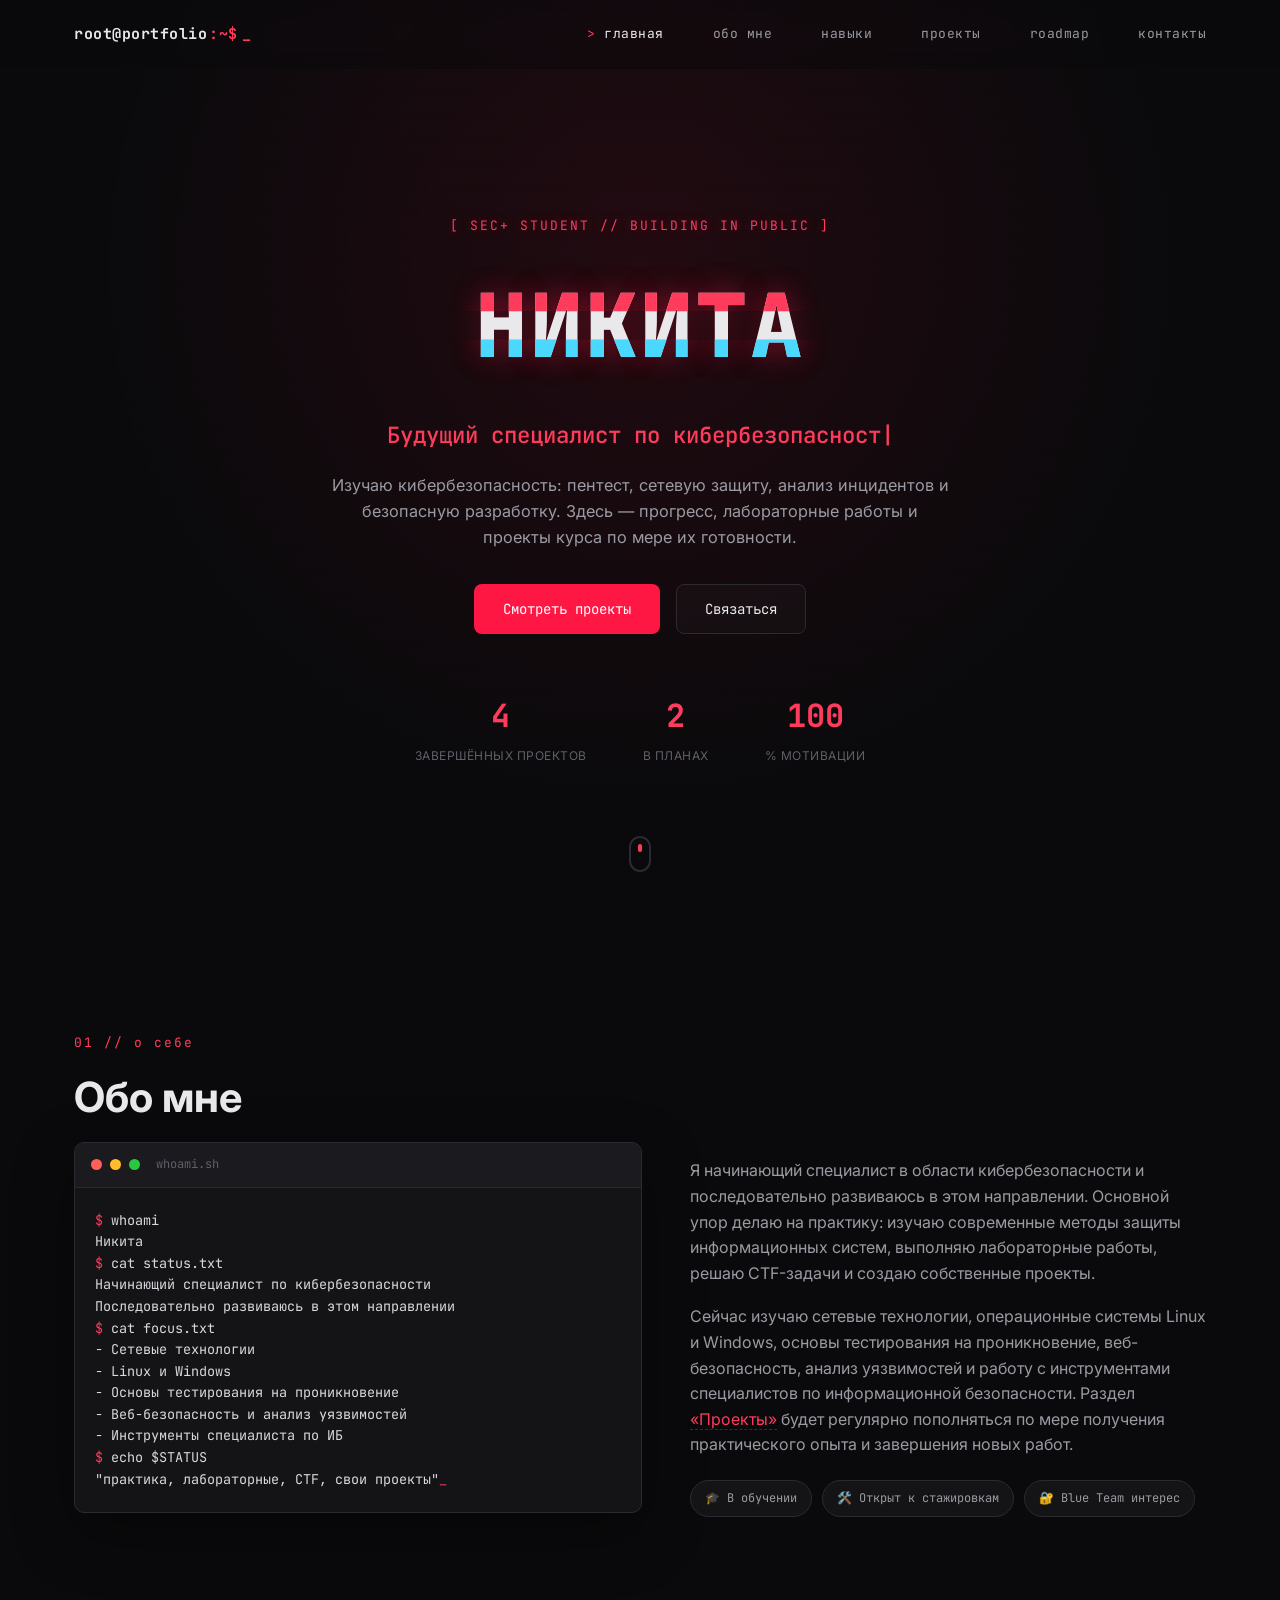
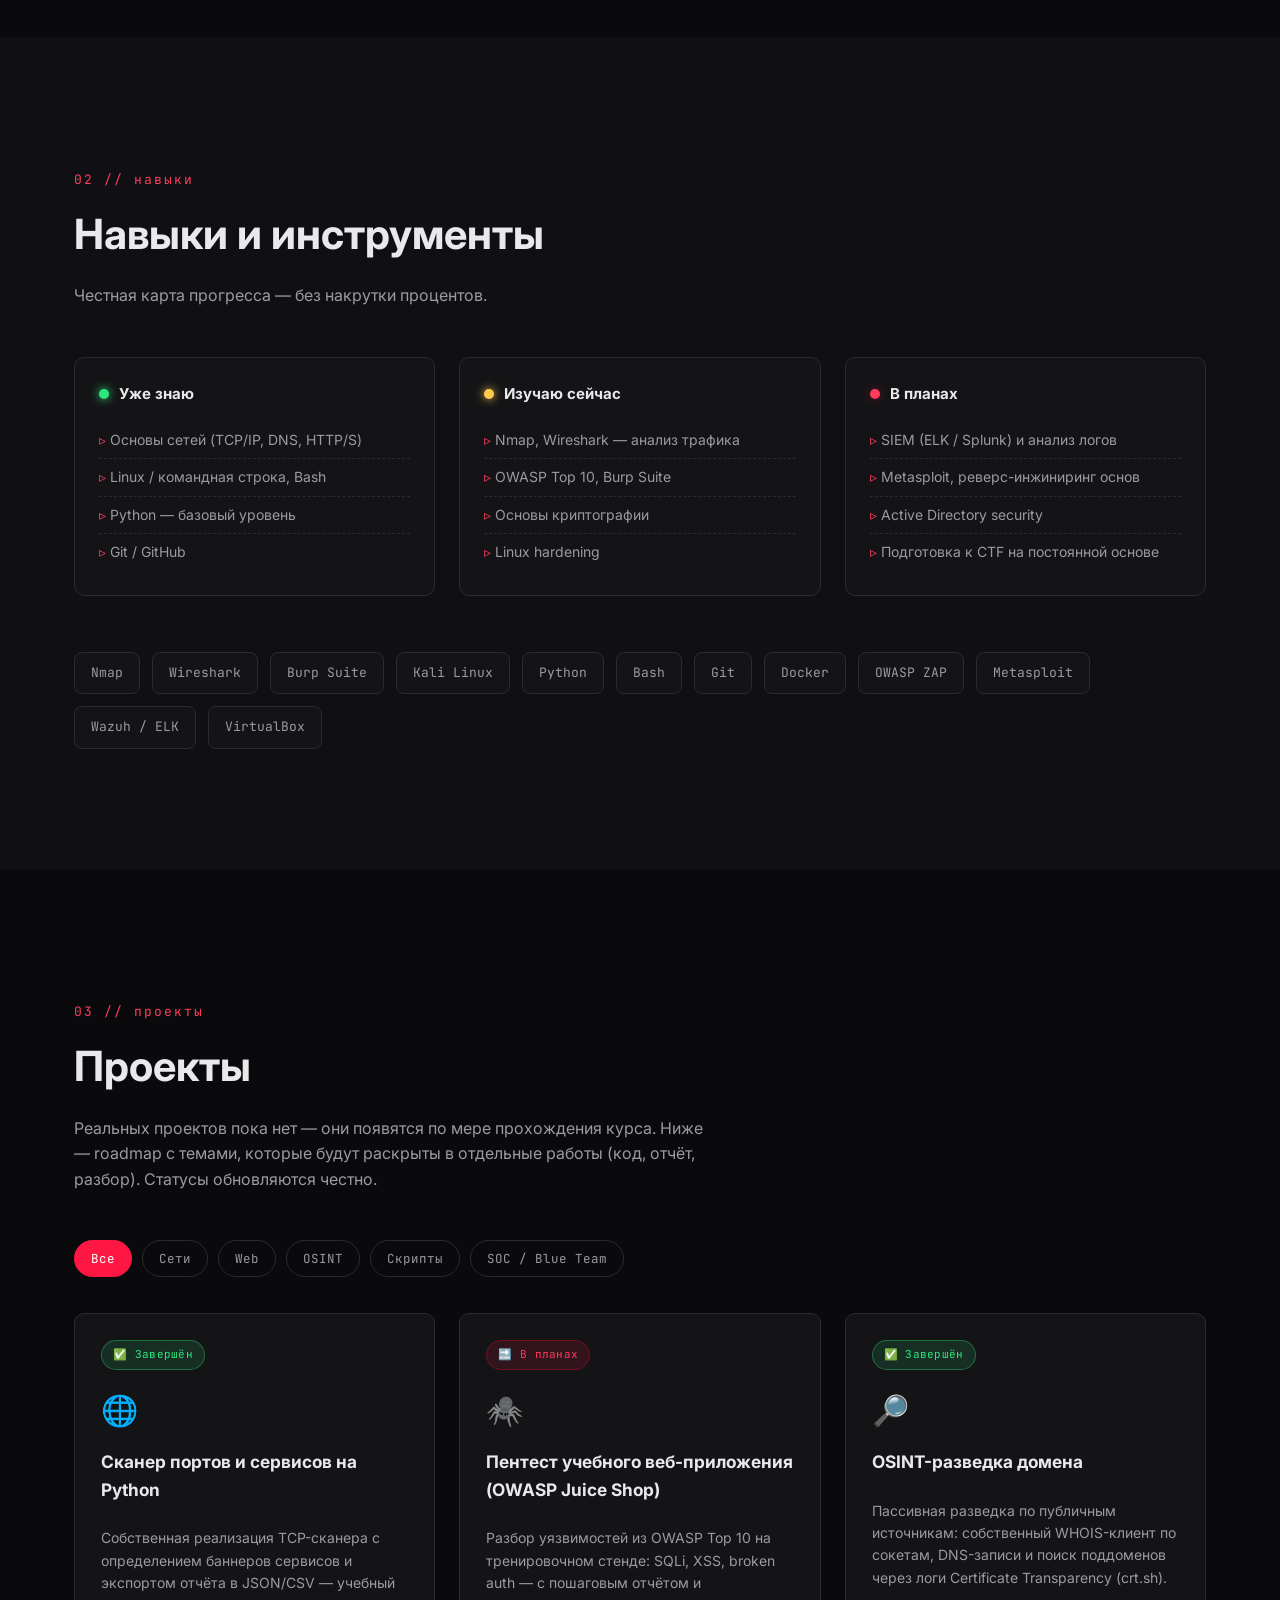
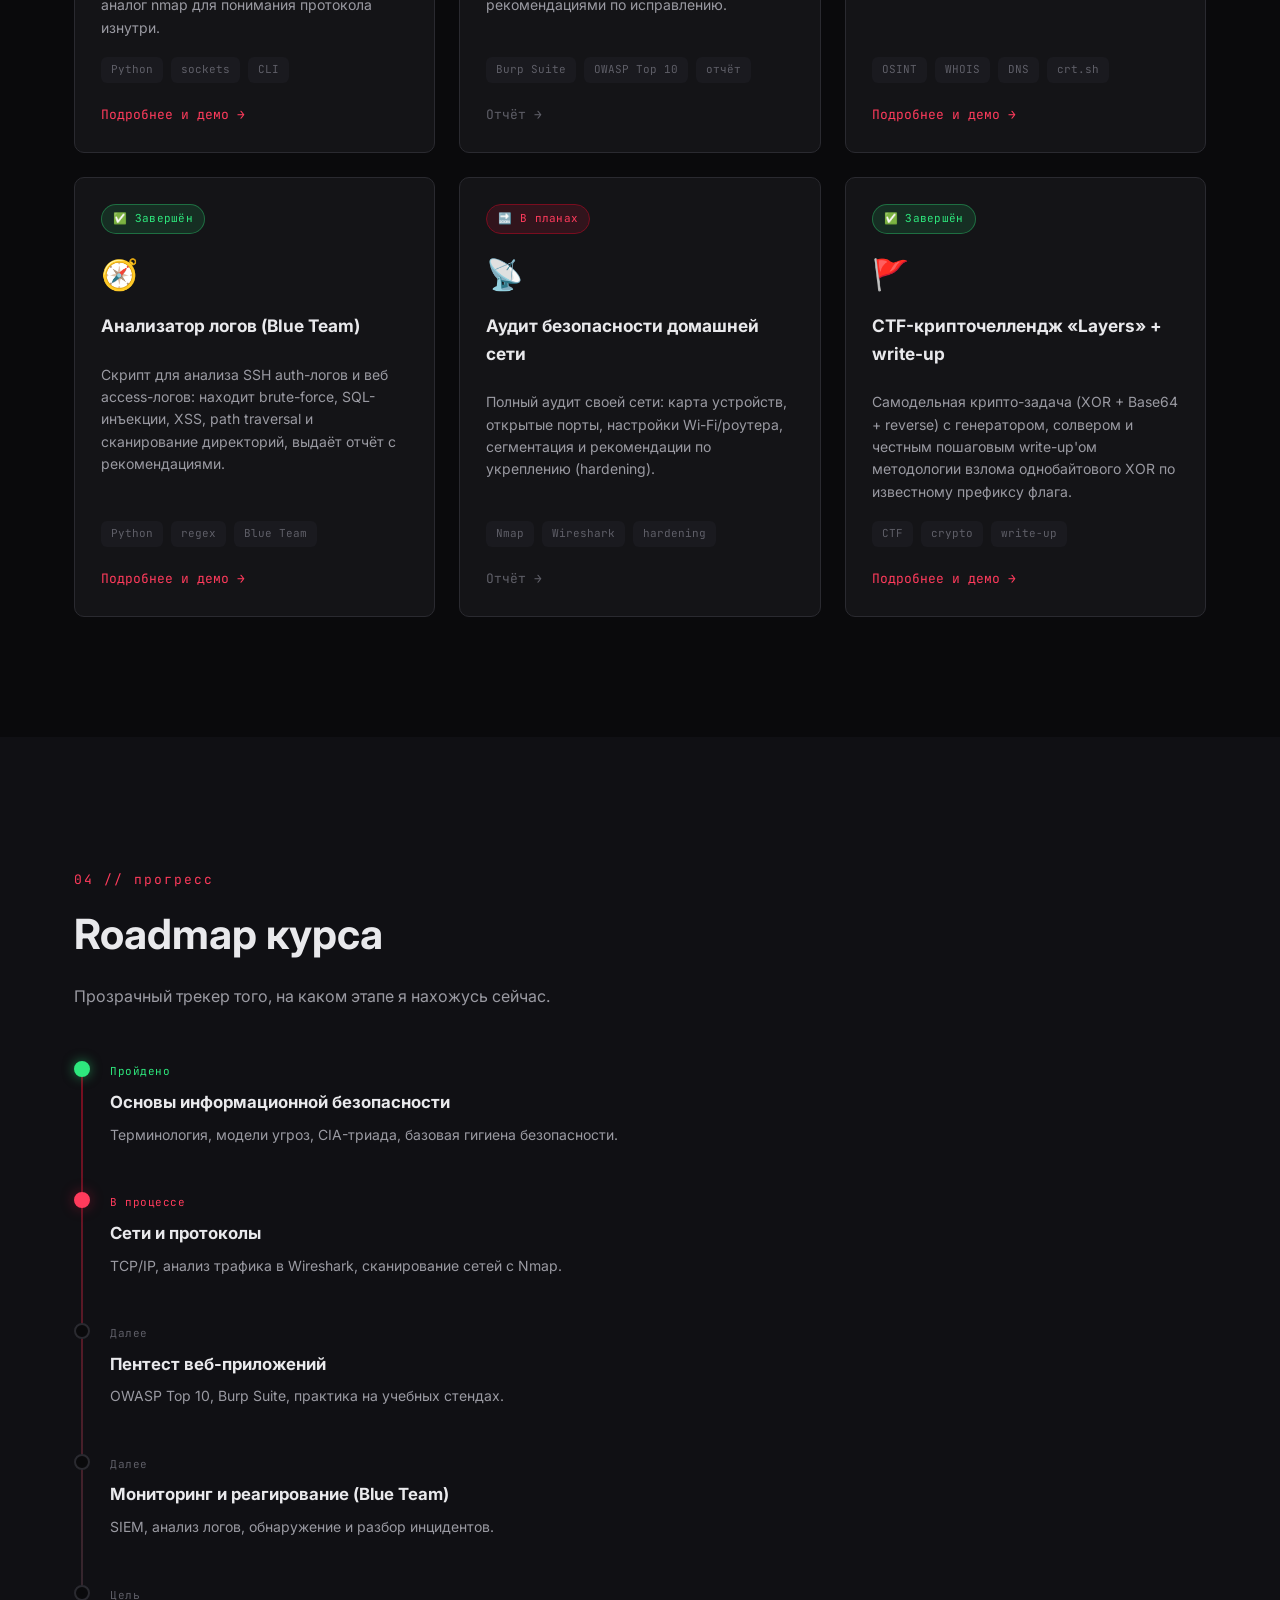
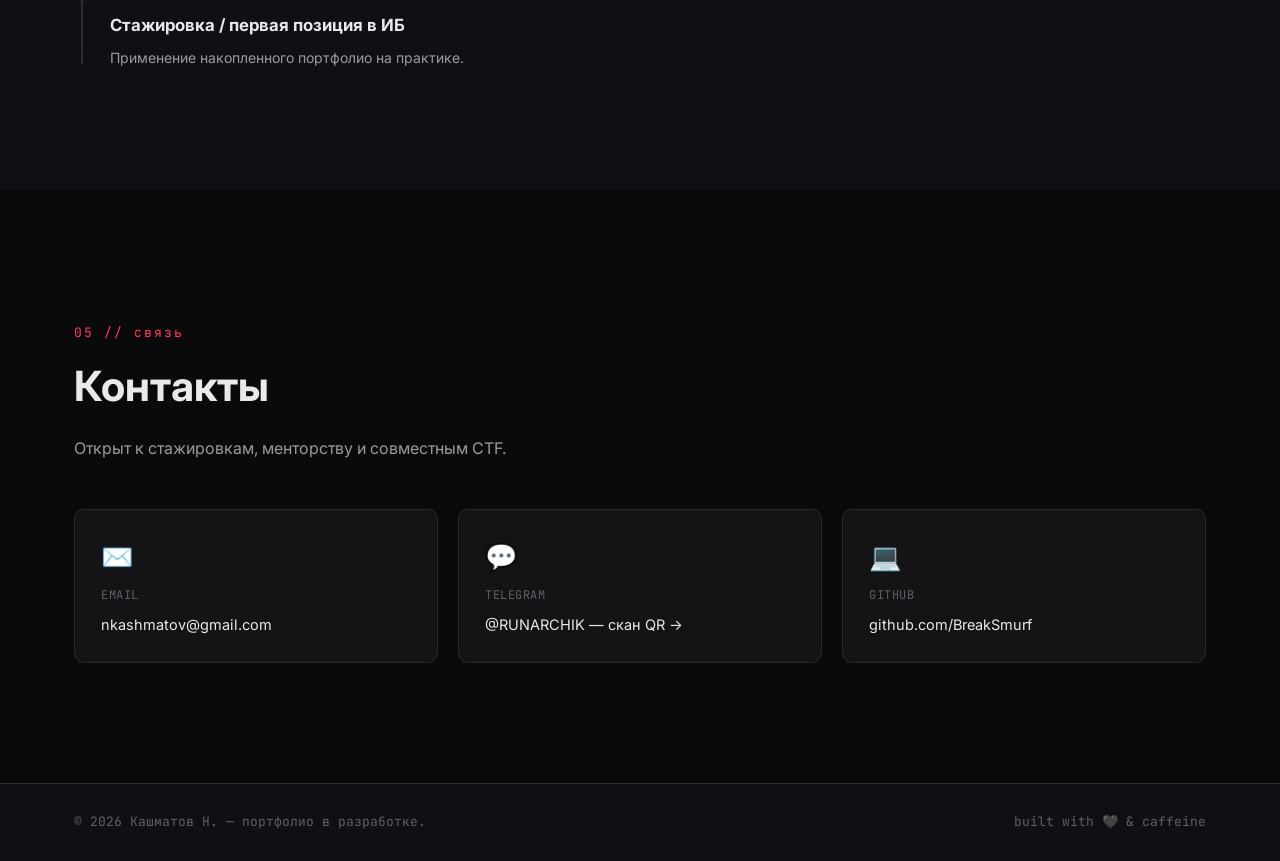
<file: index.html>
<!DOCTYPE html>
<html lang="ru">
<head>
<meta charset="UTF-8">
<meta name="viewport" content="width=device-width, initial-scale=1.0">
<title>Никита — Кибербезопасность | Портфолио</title>
<meta name="description" content="Портфолио студента курса кибербезопасности: проекты, навыки, лабораторные работы.">
<link rel="icon" href="data:image/svg+xml,<svg xmlns=%22http://www.w3.org/2000/svg%22 viewBox=%220 0 100 100%22><text y=%22.9em%22 font-size=%2290%22>🛡️</text></svg>">
<link rel="preconnect" href="https://fonts.googleapis.com">
<link rel="preconnect" href="https://fonts.gstatic.com" crossorigin>
<link href="https://fonts.googleapis.com/css2?family=JetBrains+Mono:wght@400;500;700;800&family=Inter:wght@400;500;600;700&display=swap" rel="stylesheet">
<link rel="stylesheet" href="css/style.css">
</head>
<body>

<div class="scanlines" aria-hidden="true"></div>
<div class="progress-bar" id="scrollProgress" aria-hidden="true"></div>

<!-- ===== NAV ===== -->
<header class="nav" id="nav">
  <div class="nav-inner container">
    <a href="#home" class="logo">
      <span class="logo-prompt">root@portfolio</span><span class="logo-colon">:~$</span>
      <span class="cursor-blink">_</span>
    </a>
    <nav class="nav-links" id="navLinks">
      <a href="#home" class="active">главная</a>
      <a href="#about">обо мне</a>
      <a href="#skills">навыки</a>
      <a href="#projects">проекты</a>
      <a href="#roadmap">roadmap</a>
      <a href="#contact">контакты</a>
    </nav>
    <button class="burger" id="burger" aria-label="Открыть меню">
      <span></span><span></span><span></span>
    </button>
  </div>
</header>

<!-- ===== HERO ===== -->
<section id="home" class="hero">
  <canvas id="matrix" class="matrix-canvas" aria-hidden="true"></canvas>
  <div class="hero-vignette" aria-hidden="true"></div>
  <div class="container hero-content">
    <p class="hero-eyebrow">[ SEC+ STUDENT // BUILDING IN PUBLIC ]</p>
    <h1 class="glitch" data-text="НИКИТА">НИКИТА</h1>
    <h2 class="hero-role">
      <span class="typed" id="typedText"></span><span class="type-cursor">|</span>
    </h2>
    <p class="hero-desc">
      Изучаю кибербезопасность: пентест, сетевую защиту, анализ инцидентов и безопасную разработку.
      Здесь — прогресс, лабораторные работы и проекты курса по мере их готовности.
    </p>
    <div class="hero-cta">
      <a href="#projects" class="btn btn-primary">Смотреть проекты</a>
      <a href="#contact" class="btn btn-ghost">Связаться</a>
    </div>
    <div class="hero-stats">
      <div class="stat"><span class="stat-num" data-count="4">0</span><span class="stat-label">завершённых проектов</span></div>
      <div class="stat"><span class="stat-num" data-count="2">0</span><span class="stat-label">в планах</span></div>
      <div class="stat"><span class="stat-num" data-count="100">0</span><span class="stat-label">% мотивации</span></div>
    </div>
  </div>
  <a href="#about" class="scroll-down" aria-label="Прокрутить вниз"><span></span></a>
</section>

<main>

<!-- ===== ABOUT ===== -->
<section id="about" class="section reveal">
  <div class="container">
    <p class="section-tag">01 // о себе</p>
    <h2 class="section-title">Обо мне</h2>
    <div class="about-grid">
      <div class="terminal-card">
        <div class="terminal-topbar">
          <span class="dot red"></span><span class="dot yellow"></span><span class="dot green"></span>
          <span class="terminal-title">whoami.sh</span>
        </div>
        <div class="terminal-body">
<pre><span class="prompt">$</span> whoami
Никита
<span class="prompt">$</span> cat status.txt
Начинающий специалист по кибербезопасности
Последовательно развиваюсь в этом направлении
<span class="prompt">$</span> cat focus.txt
- Сетевые технологии
- Linux и Windows
- Основы тестирования на проникновение
- Веб-безопасность и анализ уязвимостей
- Инструменты специалиста по ИБ
<span class="prompt">$</span> echo $STATUS
"практика, лабораторные, CTF, свои проекты"<span class="type-cursor">_</span></pre>
        </div>
      </div>
      <div class="about-text">
        <p>
          Я начинающий специалист в области кибербезопасности и последовательно развиваюсь в этом
          направлении. Основной упор делаю на практику: изучаю современные методы защиты
          информационных систем, выполняю лабораторные работы, решаю CTF-задачи и создаю собственные
          проекты.
        </p>
        <p>
          Сейчас изучаю сетевые технологии, операционные системы Linux и Windows, основы тестирования
          на проникновение, веб-безопасность, анализ уязвимостей и работу с инструментами специалистов
          по информационной безопасности. Раздел <a href="#projects">«Проекты»</a> будет регулярно
          пополняться по мере получения практического опыта и завершения новых работ.
        </p>
        <div class="badge-row">
          <span class="badge">🎓 В обучении</span>
          <span class="badge">🛠️ Открыт к стажировкам</span>
          <span class="badge">🔐 Blue Team интерес</span>
        </div>
      </div>
    </div>
  </div>
</section>

<!-- ===== SKILLS ===== -->
<section id="skills" class="section reveal">
  <div class="container">
    <p class="section-tag">02 // навыки</p>
    <h2 class="section-title">Навыки и инструменты</h2>
    <p class="section-sub">Честная карта прогресса — без накрутки процентов.</p>

    <div class="skills-columns">
      <div class="skills-col">
        <h3><span class="dot-status known"></span>Уже знаю</h3>
        <ul class="skill-list">
          <li>Основы сетей (TCP/IP, DNS, HTTP/S)</li>
          <li>Linux / командная строка, Bash</li>
          <li>Python — базовый уровень</li>
          <li>Git / GitHub</li>
        </ul>
      </div>
      <div class="skills-col">
        <h3><span class="dot-status learning"></span>Изучаю сейчас</h3>
        <ul class="skill-list">
          <li>Nmap, Wireshark — анализ трафика</li>
          <li>OWASP Top 10, Burp Suite</li>
          <li>Основы криптографии</li>
          <li>Linux hardening</li>
        </ul>
      </div>
      <div class="skills-col">
        <h3><span class="dot-status planned"></span>В планах</h3>
        <ul class="skill-list">
          <li>SIEM (ELK / Splunk) и анализ логов</li>
          <li>Metasploit, реверс-инжиниринг основ</li>
          <li>Active Directory security</li>
          <li>Подготовка к CTF на постоянной основе</li>
        </ul>
      </div>
    </div>

    <div class="tools-grid">
      <div class="tool-chip">Nmap</div>
      <div class="tool-chip">Wireshark</div>
      <div class="tool-chip">Burp Suite</div>
      <div class="tool-chip">Kali Linux</div>
      <div class="tool-chip">Python</div>
      <div class="tool-chip">Bash</div>
      <div class="tool-chip">Git</div>
      <div class="tool-chip">Docker</div>
      <div class="tool-chip">OWASP ZAP</div>
      <div class="tool-chip">Metasploit</div>
      <div class="tool-chip">Wazuh / ELK</div>
      <div class="tool-chip">VirtualBox</div>
    </div>
  </div>
</section>

<!-- ===== PROJECTS ===== -->
<section id="projects" class="section reveal">
  <div class="container">
    <p class="section-tag">03 // проекты</p>
    <h2 class="section-title">Проекты</h2>
    <p class="section-sub">
      Реальных проектов пока нет — они появятся по мере прохождения курса. Ниже — roadmap с темами,
      которые будут раскрыты в отдельные работы (код, отчёт, разбор). Статусы обновляются честно.
    </p>

    <div class="filters" id="filters">
      <button class="filter-btn active" data-filter="all">Все</button>
      <button class="filter-btn" data-filter="net">Сети</button>
      <button class="filter-btn" data-filter="web">Web</button>
      <button class="filter-btn" data-filter="osint">OSINT</button>
      <button class="filter-btn" data-filter="script">Скрипты</button>
      <button class="filter-btn" data-filter="soc">SOC / Blue Team</button>
    </div>

    <div class="projects-grid" id="projectsGrid">

      <article class="project-card" data-cat="net script" data-status="done" data-href="projects/port-scanner.html">
        <div class="project-status status-done">✅ Завершён</div>
        <div class="project-icon">🌐</div>
        <h3>Сканер портов и сервисов на Python</h3>
        <p>Собственная реализация TCP-сканера с определением баннеров сервисов и экспортом отчёта в
          JSON/CSV — учебный аналог nmap для понимания протокола изнутри.</p>
        <div class="tag-row">
          <span class="tag">Python</span><span class="tag">sockets</span><span class="tag">CLI</span>
        </div>
        <div class="project-links">
          <a href="projects/port-scanner.html" class="project-link">Подробнее и демо →</a>
        </div>
      </article>

      <article class="project-card" data-cat="web" data-status="planned">
        <div class="project-status status-planned">🔜 В планах</div>
        <div class="project-icon">🕷️</div>
        <h3>Пентест учебного веб-приложения (OWASP Juice Shop)</h3>
        <p>Разбор уязвимостей из OWASP Top 10 на тренировочном стенде: SQLi, XSS, broken auth — с
          пошаговым отчётом и рекомендациями по исправлению.</p>
        <div class="tag-row">
          <span class="tag">Burp Suite</span><span class="tag">OWASP Top 10</span><span class="tag">отчёт</span>
        </div>
        <div class="project-links">
          <a href="#" class="project-link disabled" title="Появится после публикации">Отчёт →</a>
        </div>
      </article>

      <article class="project-card" data-cat="osint" data-status="done" data-href="projects/osint-domain-recon.html">
        <div class="project-status status-done">✅ Завершён</div>
        <div class="project-icon">🔎</div>
        <h3>OSINT-разведка домена</h3>
        <p>Пассивная разведка по публичным источникам: собственный WHOIS-клиент по сокетам, DNS-записи
          и поиск поддоменов через логи Certificate Transparency (crt.sh).</p>
        <div class="tag-row">
          <span class="tag">OSINT</span><span class="tag">WHOIS</span><span class="tag">DNS</span><span class="tag">crt.sh</span>
        </div>
        <div class="project-links">
          <a href="projects/osint-domain-recon.html" class="project-link">Подробнее и демо →</a>
        </div>
      </article>

      <article class="project-card" data-cat="soc" data-status="done" data-href="projects/log-analyzer.html">
        <div class="project-status status-done">✅ Завершён</div>
        <div class="project-icon">🧭</div>
        <h3>Анализатор логов (Blue Team)</h3>
        <p>Скрипт для анализа SSH auth-логов и веб access-логов: находит brute-force, SQL-инъекции, XSS,
          path traversal и сканирование директорий, выдаёт отчёт с рекомендациями.</p>
        <div class="tag-row">
          <span class="tag">Python</span><span class="tag">regex</span><span class="tag">Blue Team</span>
        </div>
        <div class="project-links">
          <a href="projects/log-analyzer.html" class="project-link">Подробнее и демо →</a>
        </div>
      </article>

      <article class="project-card" data-cat="net" data-status="planned">
        <div class="project-status status-planned">🔜 В планах</div>
        <div class="project-icon">📡</div>
        <h3>Аудит безопасности домашней сети</h3>
        <p>Полный аудит своей сети: карта устройств, открытые порты, настройки Wi-Fi/роутера,
          сегментация и рекомендации по укреплению (hardening).</p>
        <div class="tag-row">
          <span class="tag">Nmap</span><span class="tag">Wireshark</span><span class="tag">hardening</span>
        </div>
        <div class="project-links">
          <a href="#" class="project-link disabled" title="Появится после публикации">Отчёт →</a>
        </div>
      </article>

      <article class="project-card" data-cat="web script" data-status="done" data-href="projects/ctf-crypto-challenge.html">
        <div class="project-status status-done">✅ Завершён</div>
        <div class="project-icon">🚩</div>
        <h3>CTF-крипточеллендж «Layers» + write-up</h3>
        <p>Самодельная крипто-задача (XOR + Base64 + reverse) с генератором, солвером и честным
          пошаговым write-up'ом методологии взлома однобайтового XOR по известному префиксу флага.</p>
        <div class="tag-row">
          <span class="tag">CTF</span><span class="tag">crypto</span><span class="tag">write-up</span>
        </div>
        <div class="project-links">
          <a href="projects/ctf-crypto-challenge.html" class="project-link">Подробнее и демо →</a>
        </div>
      </article>

    </div>
  </div>
</section>

<!-- ===== ROADMAP ===== -->
<section id="roadmap" class="section reveal">
  <div class="container">
    <p class="section-tag">04 // прогресс</p>
    <h2 class="section-title">Roadmap курса</h2>
    <p class="section-sub">Прозрачный трекер того, на каком этапе я нахожусь сейчас.</p>

    <div class="timeline">
      <div class="timeline-item done">
        <div class="timeline-dot"></div>
        <div class="timeline-content">
          <span class="timeline-status">Пройдено</span>
          <h3>Основы информационной безопасности</h3>
          <p>Терминология, модели угроз, CIA-триада, базовая гигиена безопасности.</p>
        </div>
      </div>
      <div class="timeline-item active">
        <div class="timeline-dot"></div>
        <div class="timeline-content">
          <span class="timeline-status">В процессе</span>
          <h3>Сети и протоколы</h3>
          <p>TCP/IP, анализ трафика в Wireshark, сканирование сетей с Nmap.</p>
        </div>
      </div>
      <div class="timeline-item">
        <div class="timeline-dot"></div>
        <div class="timeline-content">
          <span class="timeline-status">Далее</span>
          <h3>Пентест веб-приложений</h3>
          <p>OWASP Top 10, Burp Suite, практика на учебных стендах.</p>
        </div>
      </div>
      <div class="timeline-item">
        <div class="timeline-dot"></div>
        <div class="timeline-content">
          <span class="timeline-status">Далее</span>
          <h3>Мониторинг и реагирование (Blue Team)</h3>
          <p>SIEM, анализ логов, обнаружение и разбор инцидентов.</p>
        </div>
      </div>
      <div class="timeline-item">
        <div class="timeline-dot"></div>
        <div class="timeline-content">
          <span class="timeline-status">Цель</span>
          <h3>Стажировка / первая позиция в ИБ</h3>
          <p>Применение накопленного портфолио на практике.</p>
        </div>
      </div>
    </div>
  </div>
</section>

<!-- ===== CONTACT ===== -->
<section id="contact" class="section reveal">
  <div class="container">
    <p class="section-tag">05 // связь</p>
    <h2 class="section-title">Контакты</h2>
    <p class="section-sub">Открыт к стажировкам, менторству и совместным CTF.</p>

    <div class="contact-grid">
      <a class="contact-card" href="mailto:nkashmatov@gmail.com">
        <span class="contact-icon">✉️</span>
        <span class="contact-label">Email</span>
        <span class="contact-value">nkashmatov@gmail.com</span>
      </a>
      <a class="contact-card" href="telegram.html">
        <span class="contact-icon">💬</span>
        <span class="contact-label">Telegram</span>
        <span class="contact-value">@RUNARCHIK — скан QR →</span>
      </a>
      <a class="contact-card" href="https://github.com/BreakSmurf" target="_blank" rel="noopener">
        <span class="contact-icon">💻</span>
        <span class="contact-label">GitHub</span>
        <span class="contact-value">github.com/BreakSmurf</span>
      </a>
    </div>
  </div>
</section>

</main>

<footer class="footer">
  <div class="container footer-inner">
    <span>© <span id="year"></span> Кашматов Н. — портфолио в разработке.</span>
    <span class="footer-tag">built with 🖤 &amp; caffeine</span>
  </div>
</footer>

<button id="backToTop" class="back-to-top" aria-label="Наверх">↑</button>

<script src="js/script.js"></script>
</body>
</html>
</file>
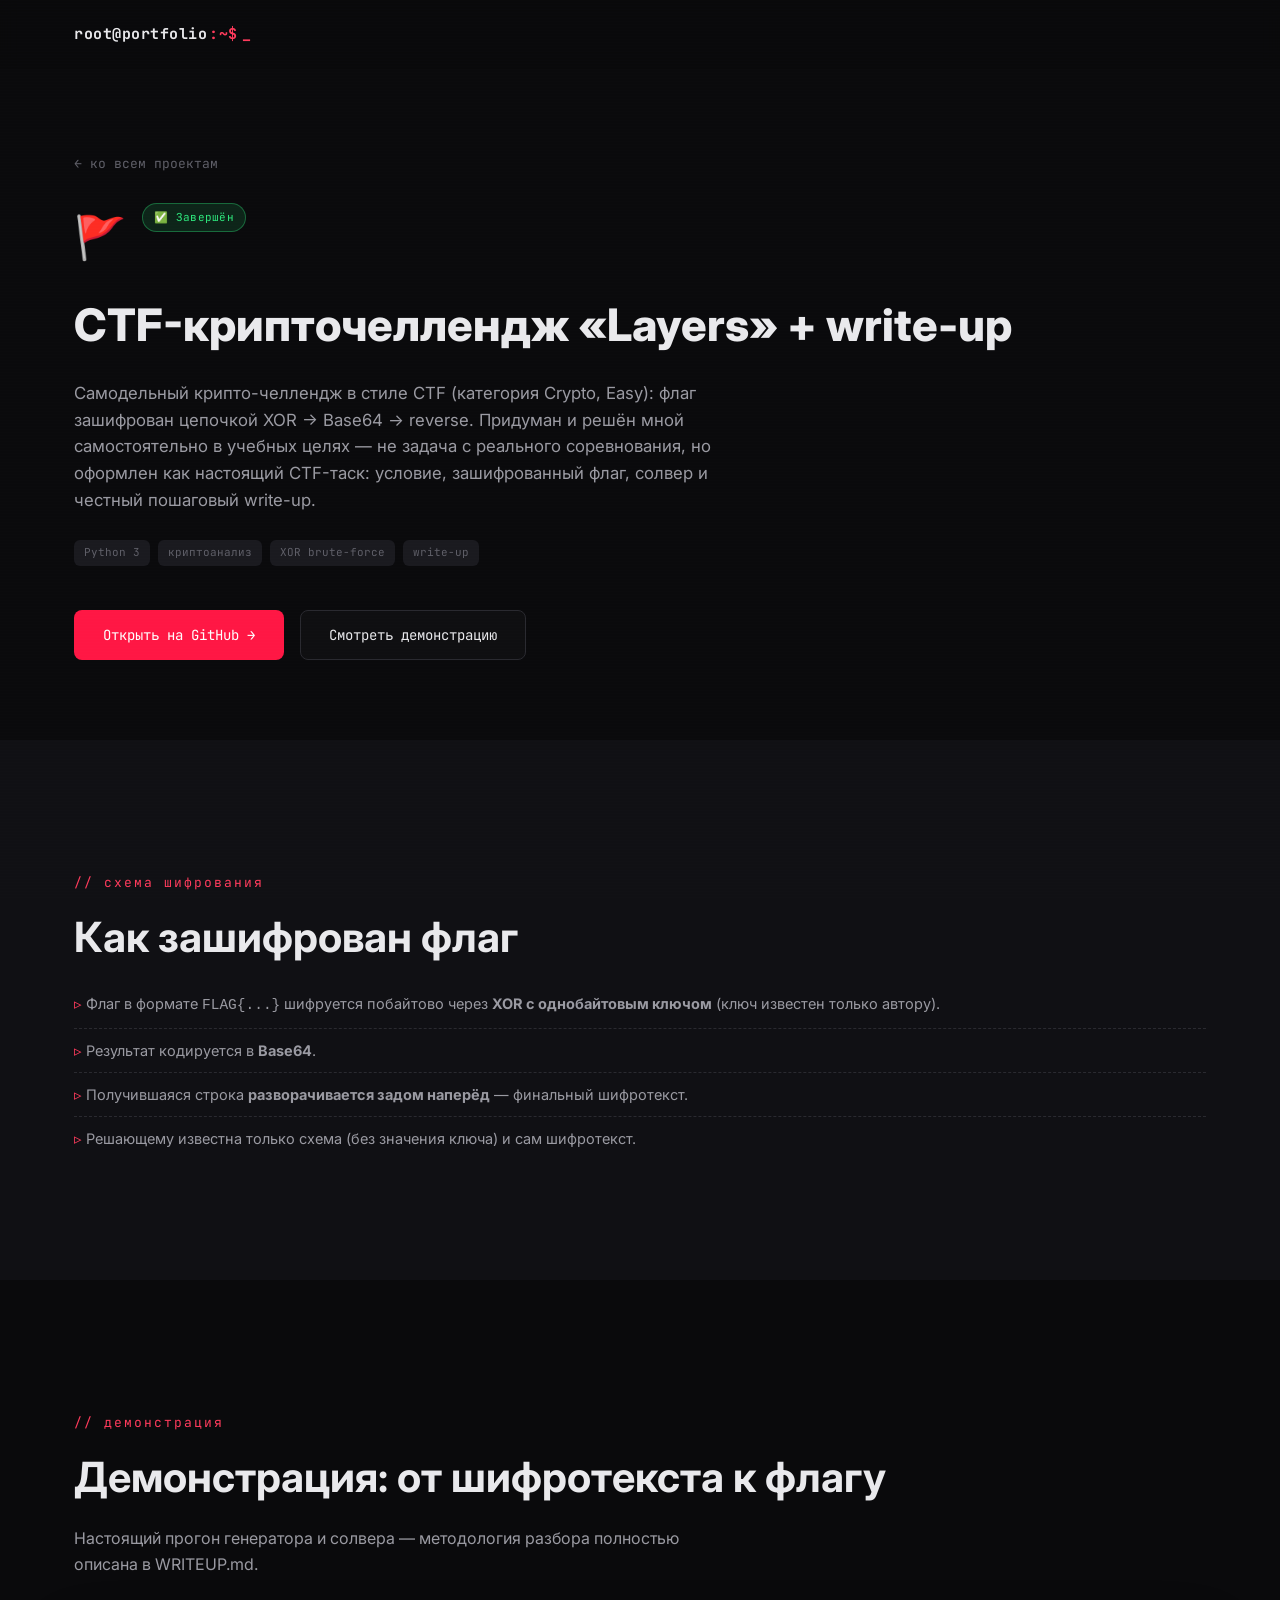
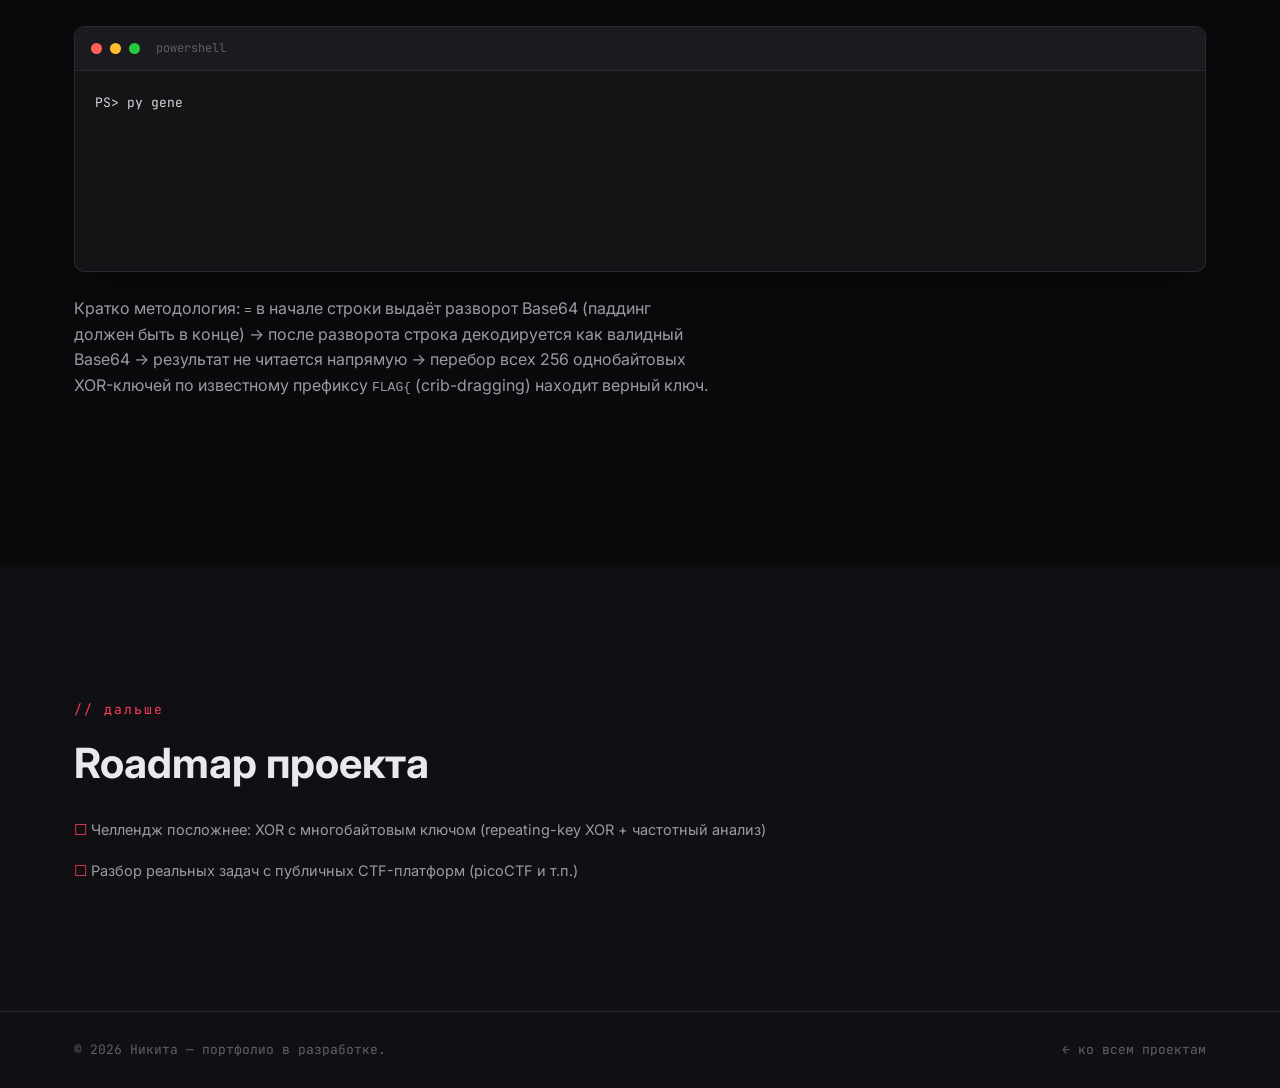
<file: projects/ctf-crypto-challenge.html>
<!DOCTYPE html>
<html lang="ru">
<head>
<meta charset="UTF-8">
<meta name="viewport" content="width=device-width, initial-scale=1.0">
<title>CTF-крипточеллендж «Layers» — проект Никиты</title>
<meta name="description" content="Самодельный CTF crypto-челлендж (XOR + Base64 + reverse) с генератором, солвером и write-up'ом — с реальной демонстрацией взлома.">
<link rel="icon" href="data:image/svg+xml,<svg xmlns=%22http://www.w3.org/2000/svg%22 viewBox=%220 0 100 100%22><text y=%22.9em%22 font-size=%2290%22>🛡️</text></svg>">
<link rel="preconnect" href="https://fonts.googleapis.com">
<link rel="preconnect" href="https://fonts.gstatic.com" crossorigin>
<link href="https://fonts.googleapis.com/css2?family=JetBrains+Mono:wght@400;500;700;800&family=Inter:wght@400;500;600;700&display=swap" rel="stylesheet">
<link rel="stylesheet" href="../css/style.css">
</head>
<body>

<div class="scanlines" aria-hidden="true"></div>

<header class="nav" id="nav">
  <div class="nav-inner container">
    <a href="../index.html" class="logo">
      <span class="logo-prompt">root@portfolio</span><span class="logo-colon">:~$</span>
      <span class="cursor-blink">_</span>
    </a>
  </div>
</header>

<main>
<section class="project-hero reveal">
  <div class="container">
    <a href="../index.html#projects" class="back-link">← ко всем проектам</a>
    <div class="project-hero-top">
      <span class="project-hero-icon">🚩</span>
      <span class="project-status status-done">✅ Завершён</span>
    </div>
    <h1>CTF-крипточеллендж «Layers» + write-up</h1>
    <p class="project-hero-desc">
      Самодельный крипто-челлендж в стиле CTF (категория Crypto, Easy): флаг зашифрован цепочкой
      XOR → Base64 → reverse. Придуман и решён мной самостоятельно в учебных целях — не задача
      с реального соревнования, но оформлен как настоящий CTF-таск: условие, зашифрованный флаг,
      солвер и честный пошаговый write-up.
    </p>
    <div class="tag-row">
      <span class="tag">Python 3</span><span class="tag">криптоанализ</span><span class="tag">XOR brute-force</span><span class="tag">write-up</span>
    </div>
    <div class="detail-cta">
      <a href="https://github.com/BreakSmurf/ctf-crypto-challenge" class="btn btn-primary" target="_blank" rel="noopener">Открыть на GitHub →</a>
      <a href="#demo" class="btn btn-ghost">Смотреть демонстрацию</a>
    </div>
  </div>
</section>

<section class="section reveal">
  <div class="container">
    <p class="section-tag">// схема шифрования</p>
    <h2 class="section-title">Как зашифрован флаг</h2>
    <ul class="how-it-works">
      <li>Флаг в формате <code>FLAG{...}</code> шифруется побайтово через <strong>XOR с однобайтовым ключом</strong> (ключ известен только автору).</li>
      <li>Результат кодируется в <strong>Base64</strong>.</li>
      <li>Получившаяся строка <strong>разворачивается задом наперёд</strong> — финальный шифротекст.</li>
      <li>Решающему известна только схема (без значения ключа) и сам шифротекст.</li>
    </ul>
  </div>
</section>

<section id="demo" class="section reveal">
  <div class="container">
    <p class="section-tag">// демонстрация</p>
    <h2 class="section-title">Демонстрация: от шифротекста к флагу</h2>
    <p class="section-sub">
      Настоящий прогон генератора и солвера — методология разбора полностью описана в
      <a href="https://github.com/BreakSmurf/ctf-crypto-challenge/blob/main/WRITEUP.md" target="_blank" rel="noopener">WRITEUP.md</a>.
    </p>
    <div class="terminal-card terminal-demo">
      <div class="terminal-topbar">
        <span class="dot red"></span><span class="dot yellow"></span><span class="dot green"></span>
        <span class="terminal-title">powershell</span>
      </div>
      <div class="terminal-body">
<pre>PS&gt; py generate_challenge.py
[*] Флаг зашифрован, записан в challenge/output.txt
challenge/output.txt:
=IgBK5hGgwgTgwEHN8UGgwESK0QHg0wTHQAO+MTO

PS&gt; py solve.py
[+] Найден ключ: 0x7f
[+] Флаг: FLAG{x0r_bru73_f0rc3_1s_ea5y}</pre>
      </div>
    </div>
    <p class="section-sub" style="margin-top: 24px;">
      Кратко методология: <code>=</code> в начале строки выдаёт разворот Base64 (паддинг должен
      быть в конце) → после разворота строка декодируется как валидный Base64 → результат не
      читается напрямую → перебор всех 256 однобайтовых XOR-ключей по известному префиксу
      <code>FLAG{</code> (crib-dragging) находит верный ключ.
    </p>
  </div>
</section>

<section class="section reveal">
  <div class="container">
    <p class="section-tag">// дальше</p>
    <h2 class="section-title">Roadmap проекта</h2>
    <ul class="roadmap-list">
      <li>Челлендж посложнее: XOR с многобайтовым ключом (repeating-key XOR + частотный анализ)</li>
      <li>Разбор реальных задач с публичных CTF-платформ (picoCTF и т.п.)</li>
    </ul>
  </div>
</section>
</main>

<footer class="footer">
  <div class="container footer-inner">
    <span>© <span id="year"></span> Никита — портфолио в разработке.</span>
    <a href="../index.html#projects" class="footer-tag">← ко всем проектам</a>
  </div>
</footer>

<script src="../js/project-page.js"></script>
<script>document.getElementById('year').textContent = new Date().getFullYear();</script>
</body>
</html>
</file>
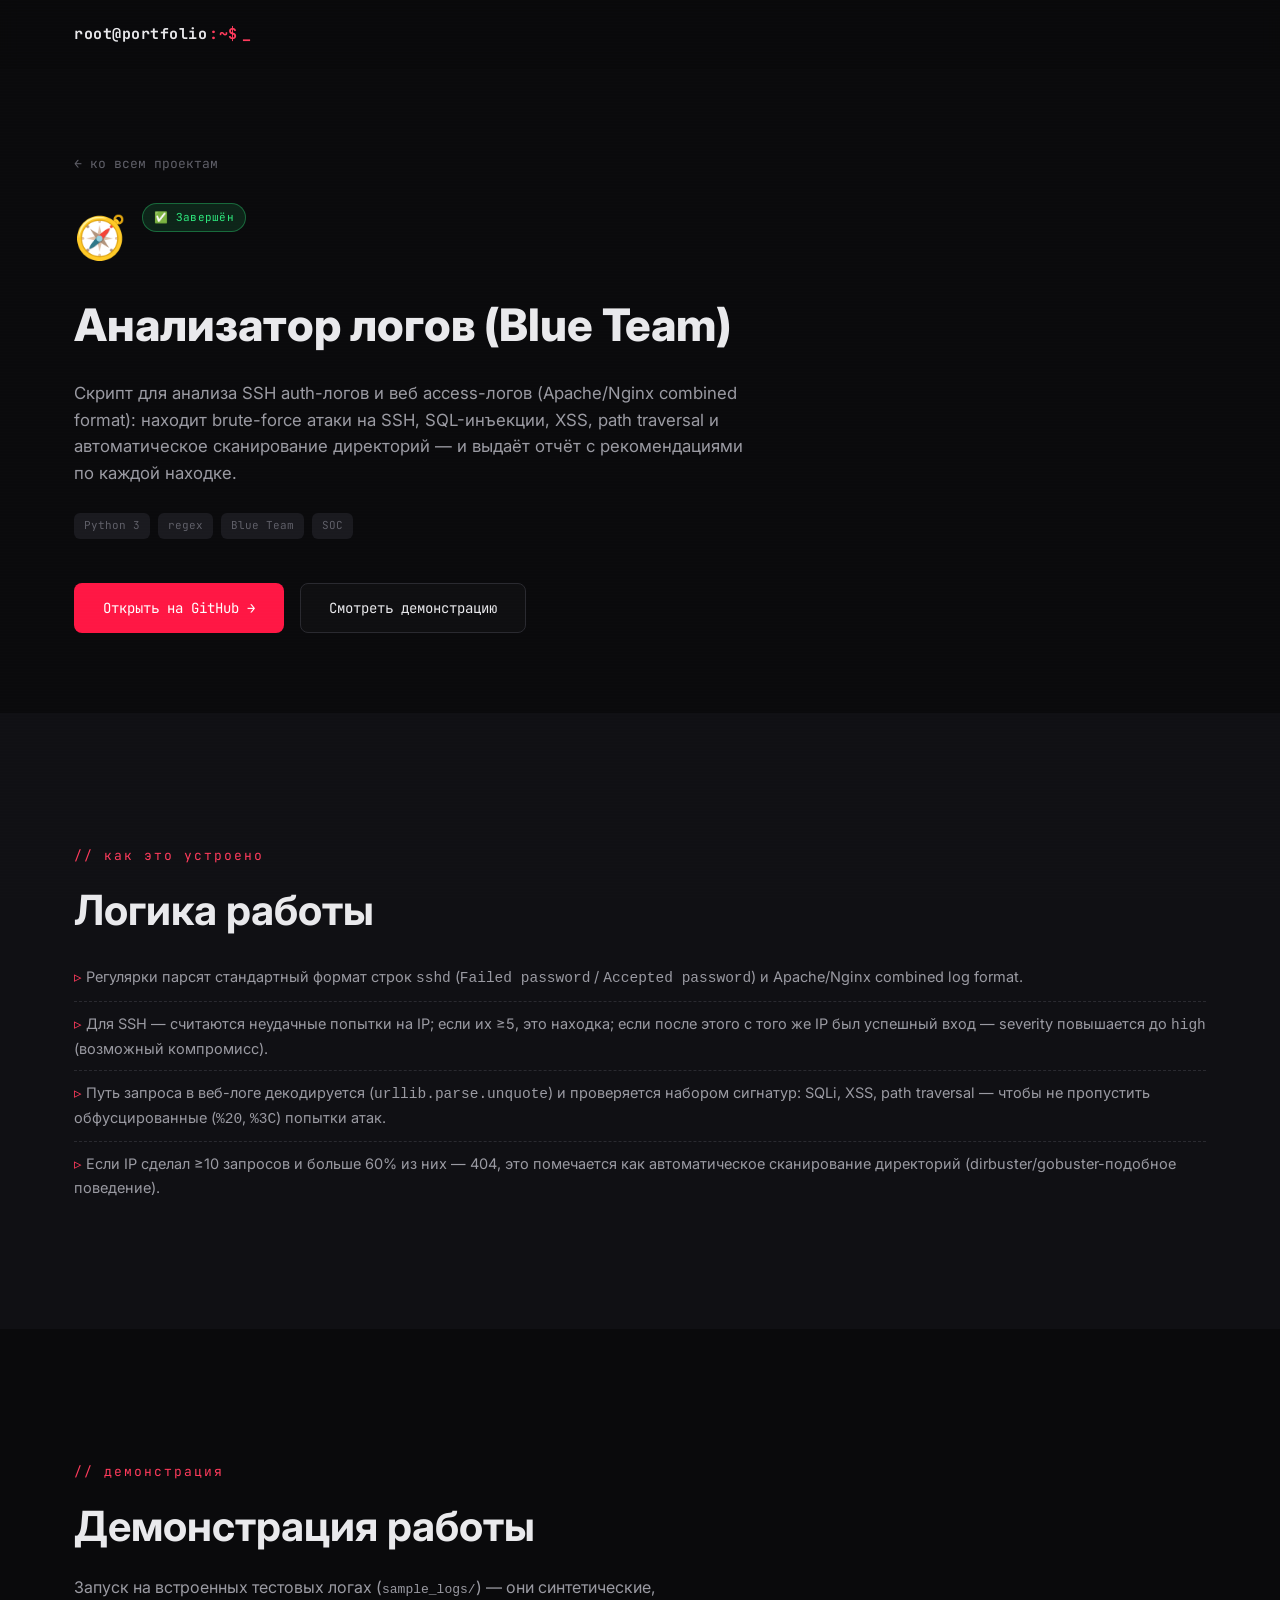
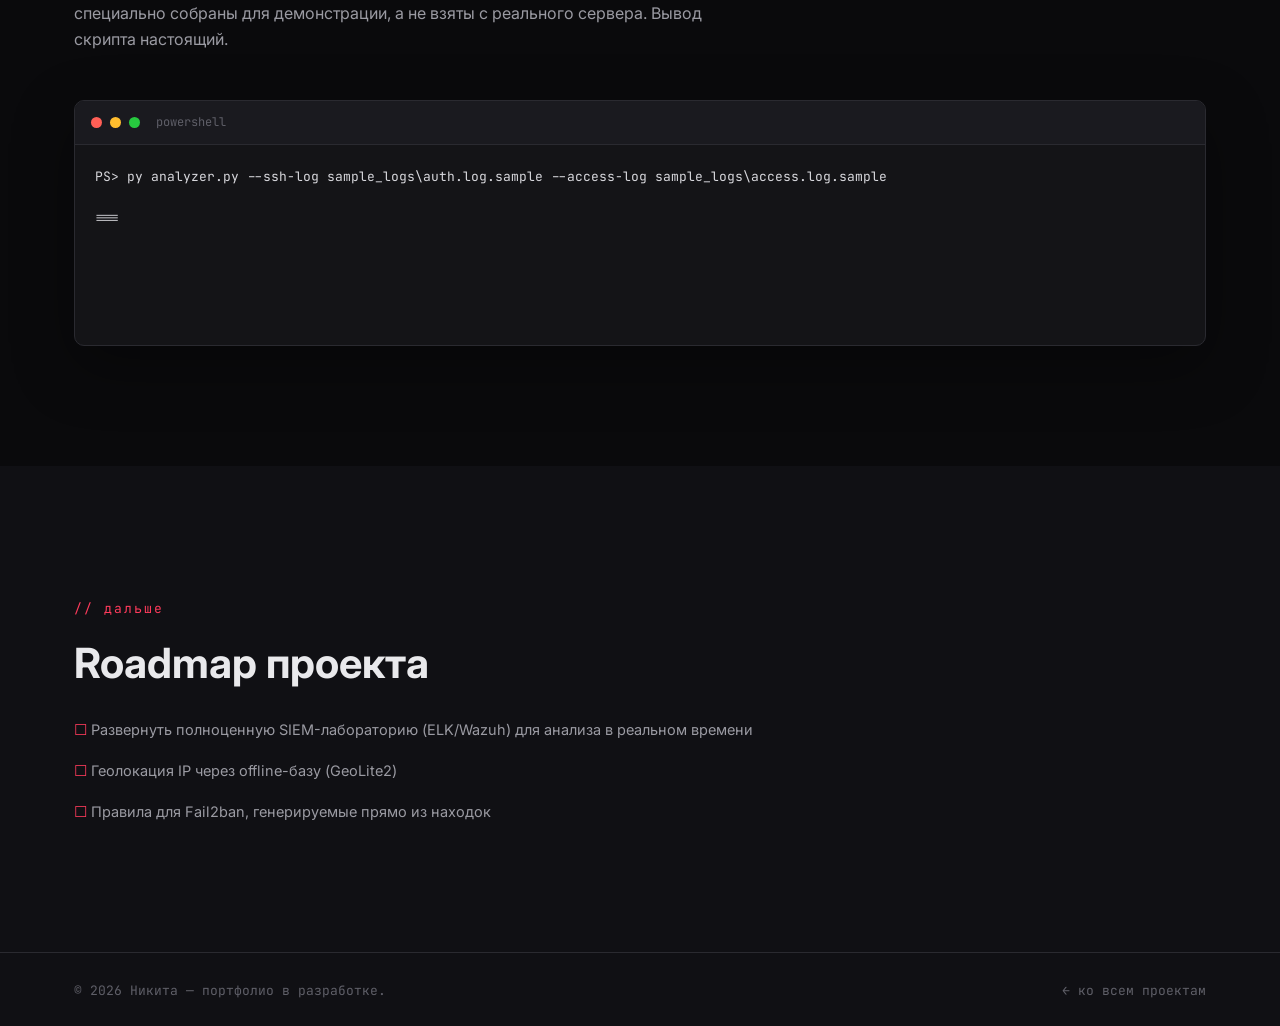
<file: projects/log-analyzer.html>
<!DOCTYPE html>
<html lang="ru">
<head>
<meta charset="UTF-8">
<meta name="viewport" content="width=device-width, initial-scale=1.0">
<title>Анализатор логов (Blue Team) — проект Никиты</title>
<meta name="description" content="Анализ SSH и веб access-логов на признаки brute-force, SQLi, XSS, сканирования — с реальной демонстрацией работы.">
<link rel="icon" href="data:image/svg+xml,<svg xmlns=%22http://www.w3.org/2000/svg%22 viewBox=%220 0 100 100%22><text y=%22.9em%22 font-size=%2290%22>🛡️</text></svg>">
<link rel="preconnect" href="https://fonts.googleapis.com">
<link rel="preconnect" href="https://fonts.gstatic.com" crossorigin>
<link href="https://fonts.googleapis.com/css2?family=JetBrains+Mono:wght@400;500;700;800&family=Inter:wght@400;500;600;700&display=swap" rel="stylesheet">
<link rel="stylesheet" href="../css/style.css">
</head>
<body>

<div class="scanlines" aria-hidden="true"></div>

<header class="nav" id="nav">
  <div class="nav-inner container">
    <a href="../index.html" class="logo">
      <span class="logo-prompt">root@portfolio</span><span class="logo-colon">:~$</span>
      <span class="cursor-blink">_</span>
    </a>
  </div>
</header>

<main>
<section class="project-hero reveal">
  <div class="container">
    <a href="../index.html#projects" class="back-link">← ко всем проектам</a>
    <div class="project-hero-top">
      <span class="project-hero-icon">🧭</span>
      <span class="project-status status-done">✅ Завершён</span>
    </div>
    <h1>Анализатор логов (Blue Team)</h1>
    <p class="project-hero-desc">
      Скрипт для анализа SSH auth-логов и веб access-логов (Apache/Nginx combined format):
      находит brute-force атаки на SSH, SQL-инъекции, XSS, path traversal и автоматическое
      сканирование директорий — и выдаёт отчёт с рекомендациями по каждой находке.
    </p>
    <div class="tag-row">
      <span class="tag">Python 3</span><span class="tag">regex</span><span class="tag">Blue Team</span><span class="tag">SOC</span>
    </div>
    <div class="detail-cta">
      <a href="https://github.com/BreakSmurf/log-analyzer" class="btn btn-primary" target="_blank" rel="noopener">Открыть на GitHub →</a>
      <a href="#demo" class="btn btn-ghost">Смотреть демонстрацию</a>
    </div>
  </div>
</section>

<section class="section reveal">
  <div class="container">
    <p class="section-tag">// как это устроено</p>
    <h2 class="section-title">Логика работы</h2>
    <ul class="how-it-works">
      <li>Регулярки парсят стандартный формат строк <code>sshd</code> (<code>Failed password</code> / <code>Accepted password</code>) и Apache/Nginx combined log format.</li>
      <li>Для SSH — считаются неудачные попытки на IP; если их ≥5, это находка; если после этого с того же IP был успешный вход — severity повышается до <code>high</code> (возможный компромисс).</li>
      <li>Путь запроса в веб-логе декодируется (<code>urllib.parse.unquote</code>) и проверяется набором сигнатур: SQLi, XSS, path traversal — чтобы не пропустить обфусцированные (<code>%20</code>, <code>%3C</code>) попытки атак.</li>
      <li>Если IP сделал ≥10 запросов и больше 60% из них — 404, это помечается как автоматическое сканирование директорий (dirbuster/gobuster-подобное поведение).</li>
    </ul>
  </div>
</section>

<section id="demo" class="section reveal">
  <div class="container">
    <p class="section-tag">// демонстрация</p>
    <h2 class="section-title">Демонстрация работы</h2>
    <p class="section-sub">
      Запуск на встроенных тестовых логах (<code>sample_logs/</code>) — они синтетические,
      специально собраны для демонстрации, а не взяты с реального сервера. Вывод скрипта настоящий.
    </p>
    <div class="terminal-card terminal-demo">
      <div class="terminal-topbar">
        <span class="dot red"></span><span class="dot yellow"></span><span class="dot green"></span>
        <span class="terminal-title">powershell</span>
      </div>
      <div class="terminal-body">
<pre>PS&gt; py analyzer.py --ssh-log sample_logs\auth.log.sample --access-log sample_logs\access.log.sample

=== ОТЧЁТ ===

[HIGH] ssh_bruteforce — IP 203.0.113.5
    failed_attempts: 17
    succeeded_after_bruteforce: True
    recommendation: Похоже на успешный brute-force — немедленно сменить пароль/ключ...

[HIGH] sql_injection_attempt — IP 203.0.113.7
    path: /product.php?id=1%20UNION%20SELECT%20username,password%20FROM%20users--
    status: 200

[HIGH] xss_attempt — IP 203.0.113.7
    path: /search.php?q=%3Cscript%3Ealert(1)%3C/script%3E

[HIGH] path_traversal_attempt — IP 203.0.113.7
    path: /download.php?file=../../../../etc/passwd

[MEDIUM] directory_scanning — IP 192.0.2.99
    requests_total: 11
    not_found_count: 10</pre>
      </div>
    </div>
  </div>
</section>

<section class="section reveal">
  <div class="container">
    <p class="section-tag">// дальше</p>
    <h2 class="section-title">Roadmap проекта</h2>
    <ul class="roadmap-list">
      <li>Развернуть полноценную SIEM-лабораторию (ELK/Wazuh) для анализа в реальном времени</li>
      <li>Геолокация IP через offline-базу (GeoLite2)</li>
      <li>Правила для Fail2ban, генерируемые прямо из находок</li>
    </ul>
  </div>
</section>
</main>

<footer class="footer">
  <div class="container footer-inner">
    <span>© <span id="year"></span> Никита — портфолио в разработке.</span>
    <a href="../index.html#projects" class="footer-tag">← ко всем проектам</a>
  </div>
</footer>

<script src="../js/project-page.js"></script>
<script>document.getElementById('year').textContent = new Date().getFullYear();</script>
</body>
</html>
</file>
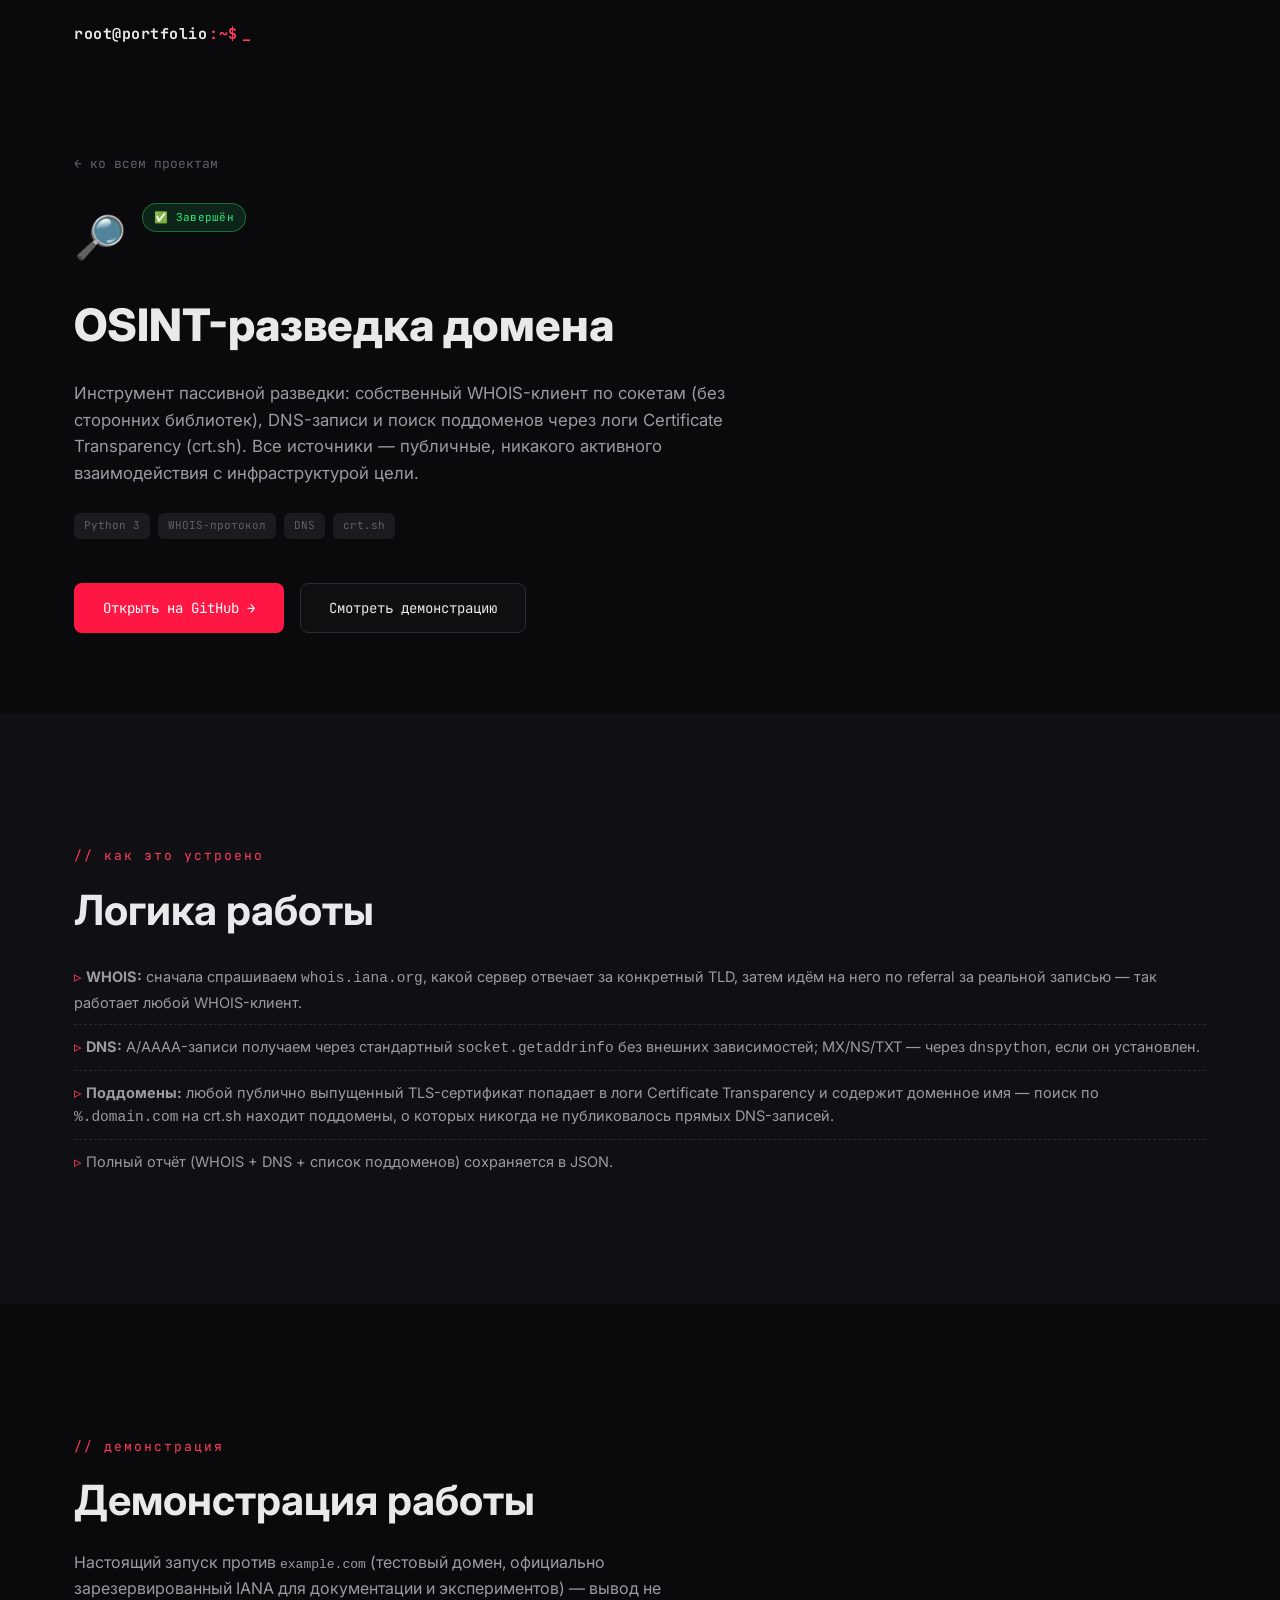
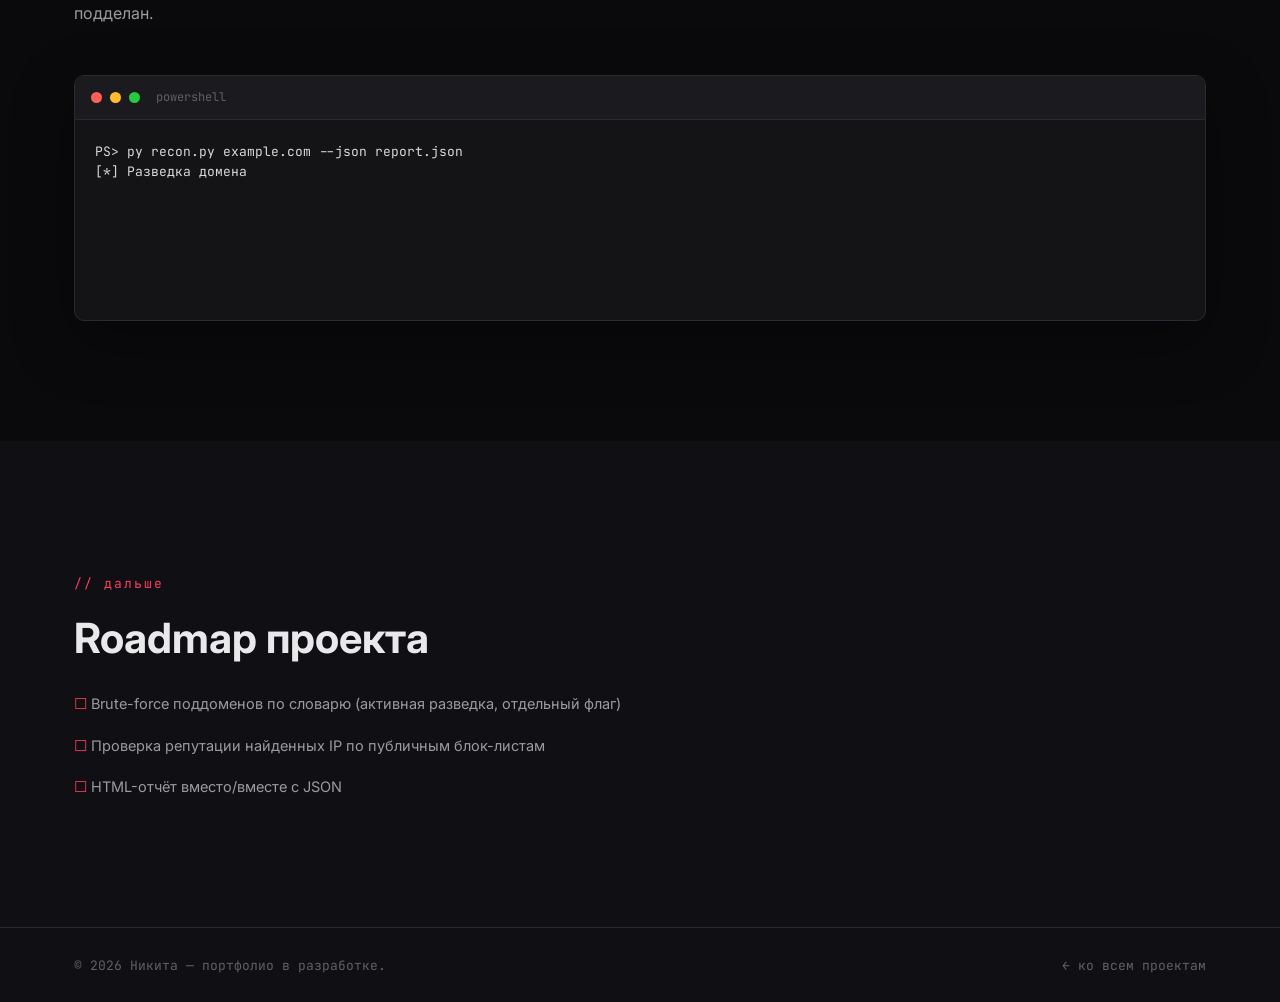
<file: projects/osint-domain-recon.html>
<!DOCTYPE html>
<html lang="ru">
<head>
<meta charset="UTF-8">
<meta name="viewport" content="width=device-width, initial-scale=1.0">
<title>OSINT-разведка домена — проект Никиты</title>
<meta name="description" content="Пассивная OSINT-разведка домена: WHOIS, DNS-записи, поддомены через Certificate Transparency — с реальной демонстрацией работы.">
<link rel="icon" href="data:image/svg+xml,<svg xmlns=%22http://www.w3.org/2000/svg%22 viewBox=%220 0 100 100%22><text y=%22.9em%22 font-size=%2290%22>🛡️</text></svg>">
<link rel="preconnect" href="https://fonts.googleapis.com">
<link rel="preconnect" href="https://fonts.gstatic.com" crossorigin>
<link href="https://fonts.googleapis.com/css2?family=JetBrains+Mono:wght@400;500;700;800&family=Inter:wght@400;500;600;700&display=swap" rel="stylesheet">
<link rel="stylesheet" href="../css/style.css">
</head>
<body>

<div class="scanlines" aria-hidden="true"></div>

<header class="nav" id="nav">
  <div class="nav-inner container">
    <a href="../index.html" class="logo">
      <span class="logo-prompt">root@portfolio</span><span class="logo-colon">:~$</span>
      <span class="cursor-blink">_</span>
    </a>
  </div>
</header>

<main>
<section class="project-hero reveal">
  <div class="container">
    <a href="../index.html#projects" class="back-link">← ко всем проектам</a>
    <div class="project-hero-top">
      <span class="project-hero-icon">🔎</span>
      <span class="project-status status-done">✅ Завершён</span>
    </div>
    <h1>OSINT-разведка домена</h1>
    <p class="project-hero-desc">
      Инструмент пассивной разведки: собственный WHOIS-клиент по сокетам (без сторонних
      библиотек), DNS-записи и поиск поддоменов через логи Certificate Transparency (crt.sh).
      Все источники — публичные, никакого активного взаимодействия с инфраструктурой цели.
    </p>
    <div class="tag-row">
      <span class="tag">Python 3</span><span class="tag">WHOIS-протокол</span><span class="tag">DNS</span><span class="tag">crt.sh</span>
    </div>
    <div class="detail-cta">
      <a href="https://github.com/BreakSmurf/osint-domain-recon" class="btn btn-primary" target="_blank" rel="noopener">Открыть на GitHub →</a>
      <a href="#demo" class="btn btn-ghost">Смотреть демонстрацию</a>
    </div>
  </div>
</section>

<section class="section reveal">
  <div class="container">
    <p class="section-tag">// как это устроено</p>
    <h2 class="section-title">Логика работы</h2>
    <ul class="how-it-works">
      <li><strong>WHOIS:</strong> сначала спрашиваем <code>whois.iana.org</code>, какой сервер отвечает за конкретный TLD, затем идём на него по referral за реальной записью — так работает любой WHOIS-клиент.</li>
      <li><strong>DNS:</strong> A/AAAA-записи получаем через стандартный <code>socket.getaddrinfo</code> без внешних зависимостей; MX/NS/TXT — через <code>dnspython</code>, если он установлен.</li>
      <li><strong>Поддомены:</strong> любой публично выпущенный TLS-сертификат попадает в логи Certificate Transparency и содержит доменное имя — поиск по <code>%.domain.com</code> на crt.sh находит поддомены, о которых никогда не публиковалось прямых DNS-записей.</li>
      <li>Полный отчёт (WHOIS + DNS + список поддоменов) сохраняется в JSON.</li>
    </ul>
  </div>
</section>

<section id="demo" class="section reveal">
  <div class="container">
    <p class="section-tag">// демонстрация</p>
    <h2 class="section-title">Демонстрация работы</h2>
    <p class="section-sub">
      Настоящий запуск против <code>example.com</code> (тестовый домен, официально зарезервированный
      IANA для документации и экспериментов) — вывод не подделан.
    </p>
    <div class="terminal-card terminal-demo">
      <div class="terminal-topbar">
        <span class="dot red"></span><span class="dot yellow"></span><span class="dot green"></span>
        <span class="terminal-title">powershell</span>
      </div>
      <div class="terminal-body">
<pre>PS&gt; py recon.py example.com --json report.json
[*] Разведка домена: example.com

[*] WHOIS...
    [+] WHOIS-сервер: whois.iana.org
[*] DNS-записи...
    A: 104.20.23.154, 172.66.147.243
    [i] dnspython не установлен — MX/NS/TXT пропущены. Установи: pip install dnspython
[*] Поддомены через crt.sh (Certificate Transparency)...
    [+] Найдено поддоменов: 10
      - dev.example.com
      - m.example.com
      - products.example.com
      - support.example.com
      - www.example.com
      ... и другие

[*] Полный отчёт сохранён: report.json</pre>
      </div>
    </div>
  </div>
</section>

<section class="section reveal">
  <div class="container">
    <p class="section-tag">// дальше</p>
    <h2 class="section-title">Roadmap проекта</h2>
    <ul class="roadmap-list">
      <li>Brute-force поддоменов по словарю (активная разведка, отдельный флаг)</li>
      <li>Проверка репутации найденных IP по публичным блок-листам</li>
      <li>HTML-отчёт вместо/вместе с JSON</li>
    </ul>
  </div>
</section>
</main>

<footer class="footer">
  <div class="container footer-inner">
    <span>© <span id="year"></span> Никита — портфолио в разработке.</span>
    <a href="../index.html#projects" class="footer-tag">← ко всем проектам</a>
  </div>
</footer>

<script src="../js/project-page.js"></script>
<script>document.getElementById('year').textContent = new Date().getFullYear();</script>
</body>
</html>
</file>
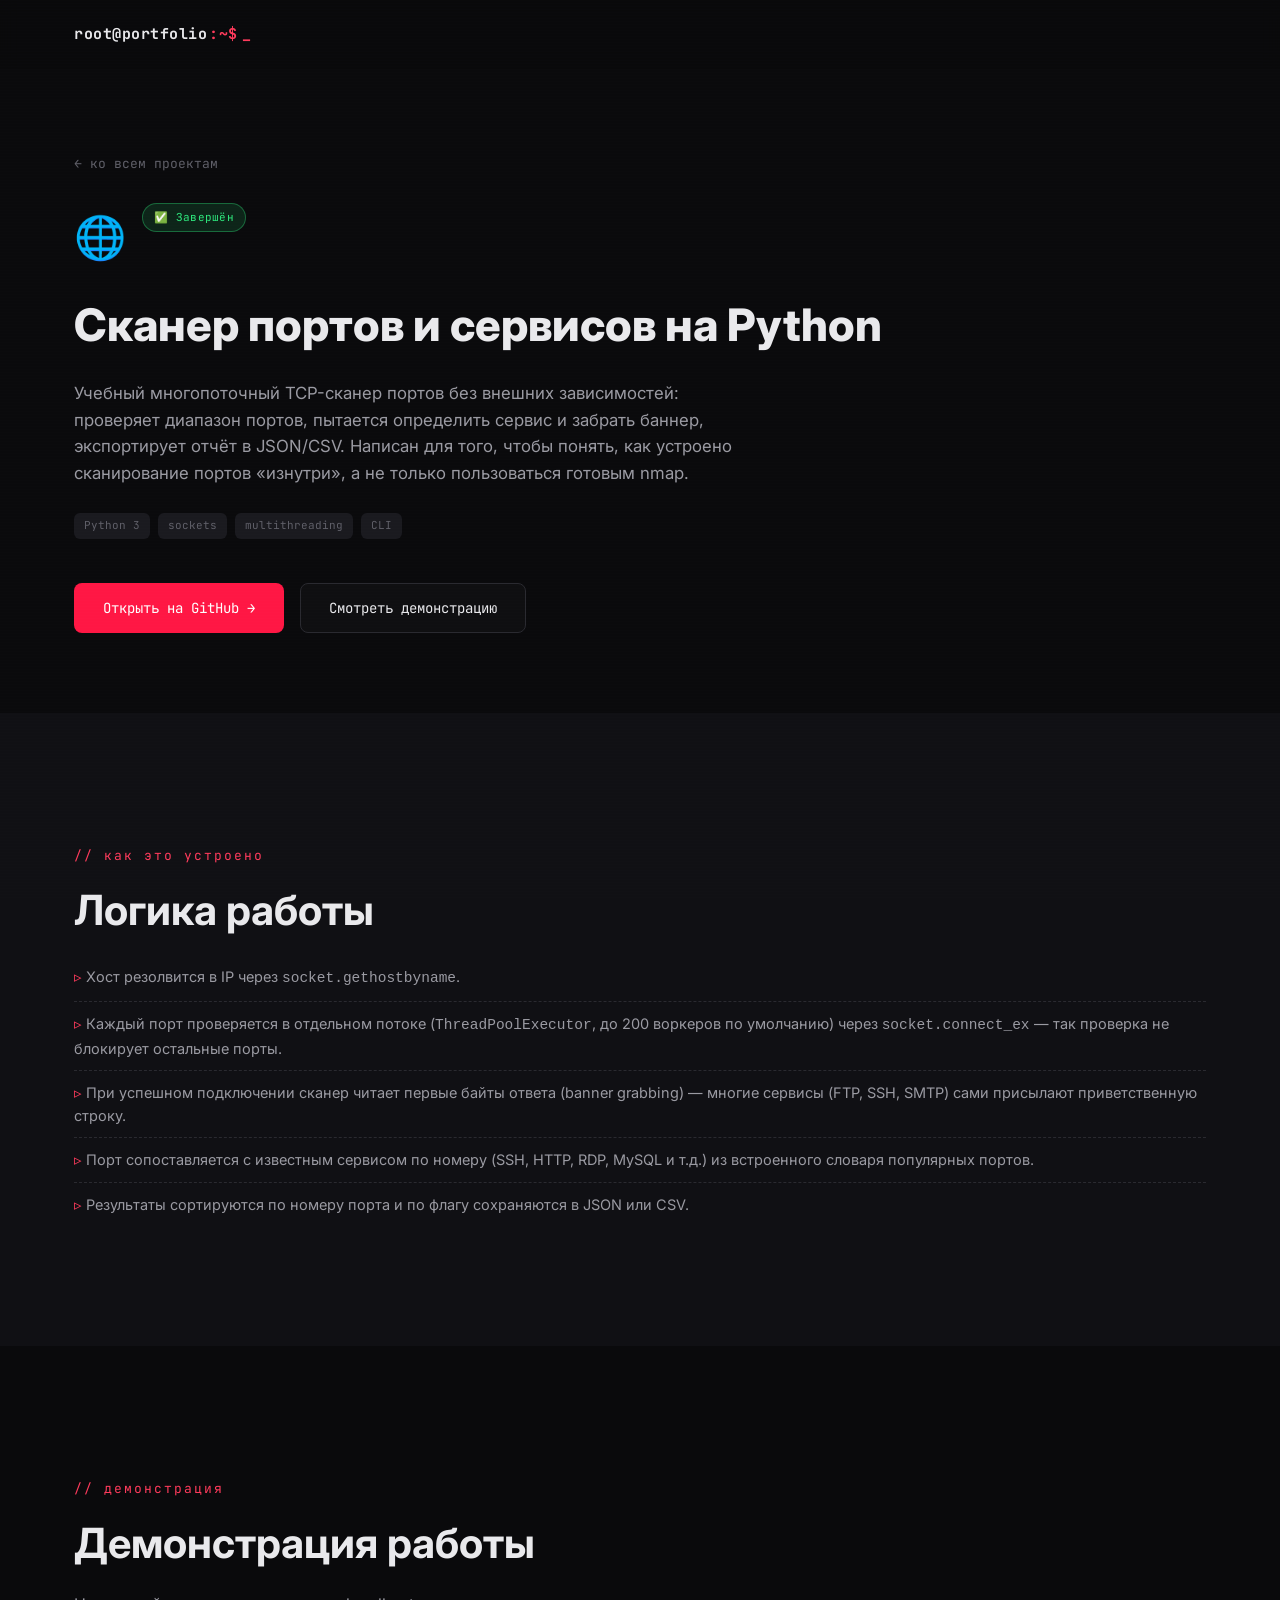
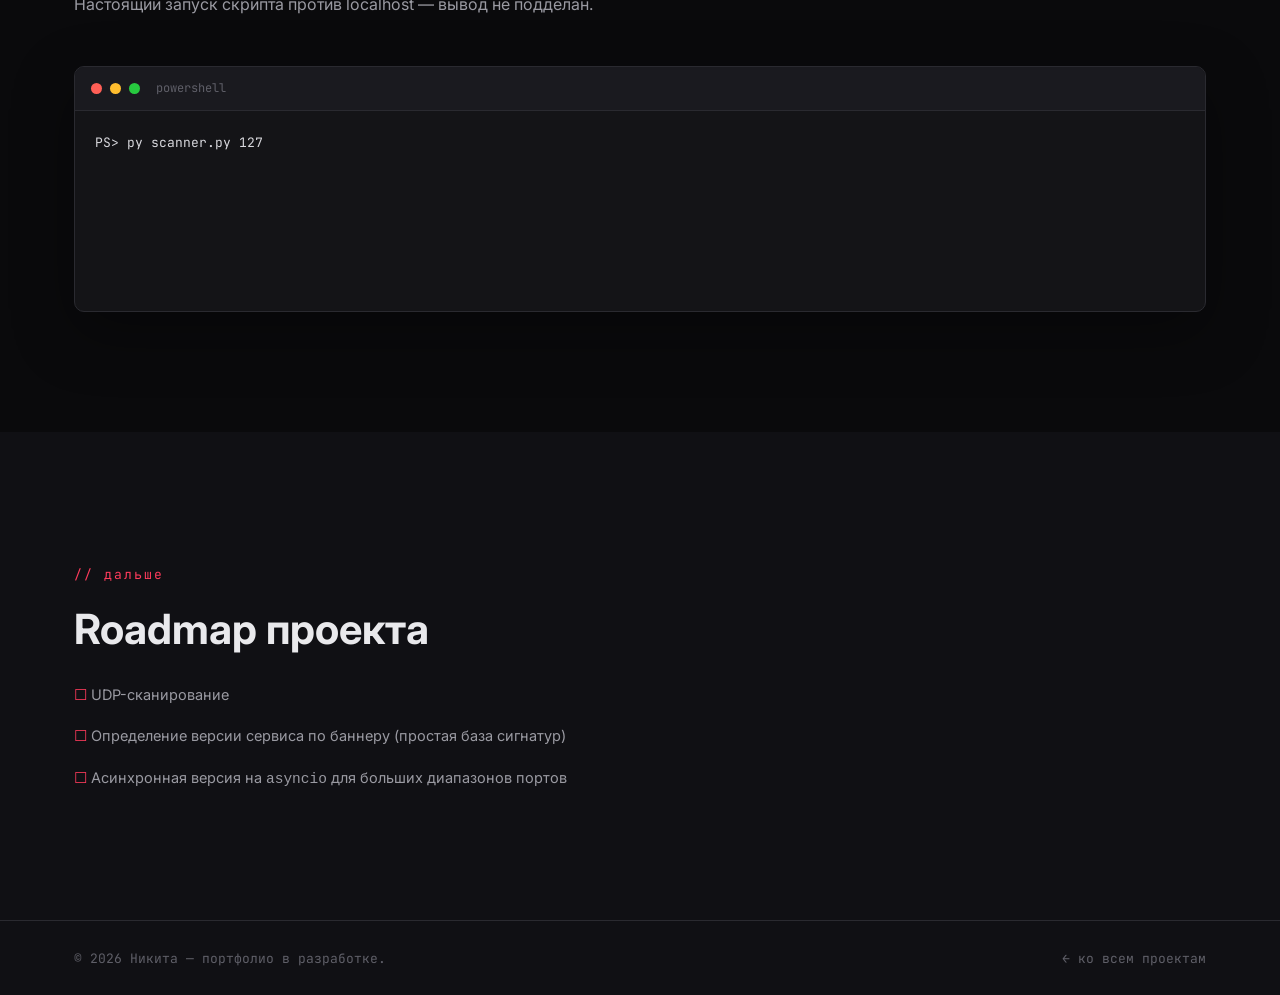
<file: projects/port-scanner.html>
<!DOCTYPE html>
<html lang="ru">
<head>
<meta charset="UTF-8">
<meta name="viewport" content="width=device-width, initial-scale=1.0">
<title>Сканер портов на Python — проект Никиты</title>
<meta name="description" content="Многопоточный TCP-сканер портов на Python: банер-граббинг, экспорт в JSON/CSV, реальная демонстрация работы.">
<link rel="icon" href="data:image/svg+xml,<svg xmlns=%22http://www.w3.org/2000/svg%22 viewBox=%220 0 100 100%22><text y=%22.9em%22 font-size=%2290%22>🛡️</text></svg>">
<link rel="preconnect" href="https://fonts.googleapis.com">
<link rel="preconnect" href="https://fonts.gstatic.com" crossorigin>
<link href="https://fonts.googleapis.com/css2?family=JetBrains+Mono:wght@400;500;700;800&family=Inter:wght@400;500;600;700&display=swap" rel="stylesheet">
<link rel="stylesheet" href="../css/style.css">
</head>
<body>

<div class="scanlines" aria-hidden="true"></div>

<header class="nav" id="nav">
  <div class="nav-inner container">
    <a href="../index.html" class="logo">
      <span class="logo-prompt">root@portfolio</span><span class="logo-colon">:~$</span>
      <span class="cursor-blink">_</span>
    </a>
  </div>
</header>

<main>
<section class="project-hero reveal">
  <div class="container">
    <a href="../index.html#projects" class="back-link">← ко всем проектам</a>
    <div class="project-hero-top">
      <span class="project-hero-icon">🌐</span>
      <span class="project-status status-done">✅ Завершён</span>
    </div>
    <h1>Сканер портов и сервисов на Python</h1>
    <p class="project-hero-desc">
      Учебный многопоточный TCP-сканер портов без внешних зависимостей: проверяет диапазон портов,
      пытается определить сервис и забрать баннер, экспортирует отчёт в JSON/CSV. Написан для того,
      чтобы понять, как устроено сканирование портов «изнутри», а не только пользоваться готовым nmap.
    </p>
    <div class="tag-row">
      <span class="tag">Python 3</span><span class="tag">sockets</span><span class="tag">multithreading</span><span class="tag">CLI</span>
    </div>
    <div class="detail-cta">
      <a href="https://github.com/BreakSmurf/port-scanner" class="btn btn-primary" target="_blank" rel="noopener">Открыть на GitHub →</a>
      <a href="#demo" class="btn btn-ghost">Смотреть демонстрацию</a>
    </div>
  </div>
</section>

<section class="section reveal">
  <div class="container">
    <p class="section-tag">// как это устроено</p>
    <h2 class="section-title">Логика работы</h2>
    <ul class="how-it-works">
      <li>Хост резолвится в IP через <code>socket.gethostbyname</code>.</li>
      <li>Каждый порт проверяется в отдельном потоке (<code>ThreadPoolExecutor</code>, до 200 воркеров по умолчанию) через <code>socket.connect_ex</code> — так проверка не блокирует остальные порты.</li>
      <li>При успешном подключении сканер читает первые байты ответа (banner grabbing) — многие сервисы (FTP, SSH, SMTP) сами присылают приветственную строку.</li>
      <li>Порт сопоставляется с известным сервисом по номеру (SSH, HTTP, RDP, MySQL и т.д.) из встроенного словаря популярных портов.</li>
      <li>Результаты сортируются по номеру порта и по флагу сохраняются в JSON или CSV.</li>
    </ul>
  </div>
</section>

<section id="demo" class="section reveal">
  <div class="container">
    <p class="section-tag">// демонстрация</p>
    <h2 class="section-title">Демонстрация работы</h2>
    <p class="section-sub">Настоящий запуск скрипта против localhost — вывод не подделан.</p>
    <div class="terminal-card terminal-demo">
      <div class="terminal-topbar">
        <span class="dot red"></span><span class="dot yellow"></span><span class="dot green"></span>
        <span class="terminal-title">powershell</span>
      </div>
      <div class="terminal-body">
<pre>PS&gt; py scanner.py 127.0.0.1 -p 1-200 --json report.json
[*] Цель: 127.0.0.1 (127.0.0.1)
[*] Портов к проверке: 200
[+]   135/tcp  open   MSRPC
[*] Готово за 1.03с. Открыто портов: 1/200
[*] JSON-отчёт сохранён: report.json</pre>
      </div>
    </div>
  </div>
</section>

<section class="section reveal">
  <div class="container">
    <p class="section-tag">// дальше</p>
    <h2 class="section-title">Roadmap проекта</h2>
    <ul class="roadmap-list">
      <li>UDP-сканирование</li>
      <li>Определение версии сервиса по баннеру (простая база сигнатур)</li>
      <li>Асинхронная версия на <code>asyncio</code> для больших диапазонов портов</li>
    </ul>
  </div>
</section>
</main>

<footer class="footer">
  <div class="container footer-inner">
    <span>© <span id="year"></span> Никита — портфолио в разработке.</span>
    <a href="../index.html#projects" class="footer-tag">← ко всем проектам</a>
  </div>
</footer>

<script src="../js/project-page.js"></script>
<script>document.getElementById('year').textContent = new Date().getFullYear();</script>
</body>
</html>
</file>
<file: css/style.css>
/* ===================== ROOT / RESET ===================== */
:root{
  --bg: #0a0a0c;
  --bg-alt: #101014;
  --surface: #141417;
  --surface-2: #1a1a1f;
  --border: #2a2a30;
  --red: #ff1744;
  --red-bright: #ff3b5c;
  --red-dim: #7a0d1f;
  --red-glow: rgba(255, 23, 68, 0.35);
  --text: #e9e9ec;
  --text-dim: #9a9aa2;
  --text-faint: #5f5f68;
  --green: #2ee87d;
  --yellow: #ffcc4d;
  --font-mono: 'JetBrains Mono', 'Fira Code', ui-monospace, monospace;
  --font-sans: 'Inter', -apple-system, BlinkMacSystemFont, sans-serif;
  --radius: 10px;
  --transition: 0.25s ease;
}

*, *::before, *::after{ box-sizing: border-box; }

html{ scroll-behavior: smooth; }

body{
  margin: 0;
  background: var(--bg);
  color: var(--text);
  font-family: var(--font-sans);
  line-height: 1.6;
  overflow-x: hidden;
}

img{ max-width: 100%; display: block; }
a{ color: inherit; text-decoration: none; }
ul{ list-style: none; margin: 0; padding: 0; }
pre{ font-family: var(--font-mono); margin: 0; white-space: pre-wrap; }

.container{
  width: 100%;
  max-width: 1180px;
  margin: 0 auto;
  padding: 0 24px;
}

/* ===================== BACKGROUND TEXTURE ===================== */
.scanlines{
  position: fixed;
  inset: 0;
  pointer-events: none;
  z-index: 200;
  background: repeating-linear-gradient(
    to bottom,
    rgba(255,255,255,0.012) 0px,
    rgba(255,255,255,0.012) 1px,
    transparent 1px,
    transparent 3px
  );
  mix-blend-mode: overlay;
}

.progress-bar{
  position: fixed;
  top: 0; left: 0;
  height: 3px;
  width: 0%;
  background: linear-gradient(90deg, var(--red-dim), var(--red-bright));
  box-shadow: 0 0 10px var(--red-glow);
  z-index: 500;
  transition: width 0.1s linear;
}

/* ===================== NAV ===================== */
.nav{
  position: fixed;
  top: 0; left: 0; right: 0;
  z-index: 100;
  background: rgba(10,10,12,0.55);
  backdrop-filter: blur(10px) saturate(140%);
  border-bottom: 1px solid transparent;
  transition: border-color var(--transition), background var(--transition);
}
.nav.scrolled{
  background: rgba(10,10,12,0.9);
  border-bottom-color: var(--border);
}
.nav-inner{
  display: flex;
  align-items: center;
  justify-content: space-between;
  height: 68px;
}
.logo{
  font-family: var(--font-mono);
  font-weight: 700;
  font-size: 15px;
  letter-spacing: 0.5px;
  display: flex;
  align-items: center;
  gap: 2px;
}
.logo-prompt{ color: var(--text); }
.logo-colon{ color: var(--red-bright); }
.cursor-blink{
  color: var(--red-bright);
  animation: blink 1s step-end infinite;
  margin-left: 2px;
}
@keyframes blink{ 50%{ opacity: 0; } }

.nav-links{
  display: flex;
  gap: 32px;
}
.nav-links a{
  font-family: var(--font-mono);
  font-size: 13px;
  text-transform: lowercase;
  letter-spacing: 0.5px;
  color: var(--text-dim);
  position: relative;
  padding: 6px 0;
  transition: color var(--transition);
}
.nav-links a::before{ content: "> "; opacity: 0; transition: opacity var(--transition); color: var(--red-bright); }
.nav-links a:hover, .nav-links a.active{ color: var(--text); }
.nav-links a:hover::before, .nav-links a.active::before{ opacity: 1; }

.burger{
  display: none;
  flex-direction: column;
  justify-content: center;
  gap: 5px;
  width: 36px;
  height: 36px;
  background: transparent;
  border: 1px solid var(--border);
  border-radius: 6px;
  cursor: pointer;
}
.burger span{
  display: block;
  height: 2px;
  margin: 0 7px;
  background: var(--text);
  transition: transform var(--transition), opacity var(--transition);
}
.burger.open span:nth-child(1){ transform: translateY(7px) rotate(45deg); }
.burger.open span:nth-child(2){ opacity: 0; }
.burger.open span:nth-child(3){ transform: translateY(-7px) rotate(-45deg); }

/* ===================== HERO ===================== */
.hero{
  position: relative;
  min-height: 100vh;
  display: flex;
  align-items: center;
  overflow: hidden;
  padding-top: 68px;
}
.matrix-canvas{
  position: absolute;
  inset: 0;
  width: 100%;
  height: 100%;
  opacity: 0.35;
}
.hero-vignette{
  position: absolute;
  inset: 0;
  background:
    radial-gradient(ellipse at 50% 30%, rgba(255,23,68,0.10), transparent 60%),
    radial-gradient(ellipse at center, transparent 30%, var(--bg) 92%);
  pointer-events: none;
}
.hero-content{
  position: relative;
  z-index: 2;
  text-align: center;
}
.hero-eyebrow{
  font-family: var(--font-mono);
  color: var(--red-bright);
  font-size: 13px;
  letter-spacing: 2px;
  margin-bottom: 18px;
  text-shadow: 0 0 12px var(--red-glow);
}

.glitch{
  font-family: var(--font-mono);
  font-size: clamp(2.6rem, 8vw, 5.5rem);
  font-weight: 800;
  letter-spacing: 2px;
  margin: 0;
  position: relative;
  color: var(--text);
  text-shadow: 0 0 30px rgba(255,23,68,0.25);
}
.glitch::before, .glitch::after{
  content: attr(data-text);
  position: absolute;
  left: 0; top: 0; right: 0;
  overflow: hidden;
}
.glitch::before{
  color: var(--red-bright);
  clip-path: inset(0 0 60% 0);
  animation: glitchTop 4.5s infinite linear alternate-reverse;
}
.glitch::after{
  color: #4ad8ff;
  clip-path: inset(60% 0 0 0);
  animation: glitchBottom 4.5s infinite linear alternate-reverse;
}
@keyframes glitchTop{
  0%,100%{ transform: translate(0,0); }
  10%{ transform: translate(-2px,-1px); }
  20%{ transform: translate(2px,1px); }
  30%{ transform: translate(-1px,1px); }
  40%{ transform: translate(1px,-1px); }
  50%{ transform: translate(0,0); }
}
@keyframes glitchBottom{
  0%,100%{ transform: translate(0,0); }
  15%{ transform: translate(2px,1px); }
  25%{ transform: translate(-2px,-1px); }
  35%{ transform: translate(1px,-1px); }
  45%{ transform: translate(-1px,1px); }
  50%{ transform: translate(0,0); }
}

.hero-role{
  font-family: var(--font-mono);
  font-size: clamp(1rem, 2.4vw, 1.4rem);
  color: var(--text-dim);
  font-weight: 500;
  margin: 22px 0 18px;
}
.typed{ color: var(--red-bright); }
.type-cursor{
  color: var(--red-bright);
  animation: blink 0.9s step-end infinite;
}

.hero-desc{
  max-width: 620px;
  margin: 0 auto 34px;
  color: var(--text-dim);
  font-size: 1.02rem;
}

.hero-cta{
  display: flex;
  gap: 16px;
  justify-content: center;
  margin-bottom: 56px;
  flex-wrap: wrap;
}

.btn{
  font-family: var(--font-mono);
  font-size: 14px;
  padding: 13px 28px;
  border-radius: 8px;
  border: 1px solid transparent;
  cursor: pointer;
  transition: all var(--transition);
  display: inline-block;
}
.btn-primary{
  background: var(--red);
  color: #fff;
  box-shadow: 0 0 0 0 var(--red-glow);
}
.btn-primary:hover{
  background: var(--red-bright);
  box-shadow: 0 0 30px var(--red-glow);
  transform: translateY(-2px);
}
.btn-ghost{
  border-color: var(--border);
  color: var(--text);
  background: rgba(255,255,255,0.02);
}
.btn-ghost:hover{
  border-color: var(--red-dim);
  color: var(--red-bright);
  transform: translateY(-2px);
}

.hero-stats{
  display: flex;
  justify-content: center;
  gap: 56px;
  flex-wrap: wrap;
}
.stat{ display: flex; flex-direction: column; align-items: center; gap: 4px; }
.stat-num{
  font-family: var(--font-mono);
  font-size: 2rem;
  font-weight: 700;
  color: var(--red-bright);
}
.stat-label{
  font-size: 12px;
  color: var(--text-faint);
  text-transform: uppercase;
  letter-spacing: 0.5px;
}

.scroll-down{
  position: absolute;
  bottom: 28px;
  left: 50%;
  transform: translateX(-50%);
  z-index: 2;
}
.scroll-down span{
  display: block;
  width: 22px;
  height: 36px;
  border: 2px solid var(--border);
  border-radius: 12px;
  position: relative;
}
.scroll-down span::before{
  content: "";
  position: absolute;
  top: 6px;
  left: 50%;
  width: 4px;
  height: 8px;
  background: var(--red-bright);
  border-radius: 2px;
  transform: translateX(-50%);
  animation: scrollDot 1.6s infinite;
}
@keyframes scrollDot{
  0%{ opacity: 1; top: 6px; }
  100%{ opacity: 0; top: 18px; }
}

/* ===================== SECTION GENERIC ===================== */
.section{ padding: 120px 0; position: relative; }
.section:nth-of-type(even){ background: var(--bg-alt); }

.section-tag{
  font-family: var(--font-mono);
  color: var(--red-bright);
  font-size: 13px;
  letter-spacing: 2px;
  margin-bottom: 10px;
}
.section-title{
  font-size: clamp(1.8rem, 4vw, 2.6rem);
  font-weight: 700;
  margin: 0 0 12px;
}
.section-sub{
  color: var(--text-dim);
  max-width: 640px;
  margin-bottom: 48px;
}

.reveal{ opacity: 0; transform: translateY(36px); transition: opacity 0.7s ease, transform 0.7s ease; }
.reveal.in-view{ opacity: 1; transform: translateY(0); }

/* ===================== ABOUT ===================== */
.about-grid{
  display: grid;
  grid-template-columns: 1.1fr 1fr;
  gap: 48px;
  align-items: start;
}
@media (max-width: 860px){ .about-grid{ grid-template-columns: 1fr; } }

.terminal-card{
  background: var(--surface);
  border: 1px solid var(--border);
  border-radius: var(--radius);
  overflow: hidden;
  box-shadow: 0 20px 60px rgba(0,0,0,0.35);
}
.terminal-topbar{
  display: flex;
  align-items: center;
  gap: 8px;
  padding: 12px 16px;
  background: var(--surface-2);
  border-bottom: 1px solid var(--border);
}
.dot{ width: 11px; height: 11px; border-radius: 50%; }
.dot.red{ background: #ff5f56; }
.dot.yellow{ background: #ffbd2e; }
.dot.green{ background: #27c93f; }
.terminal-title{
  margin-left: 8px;
  font-family: var(--font-mono);
  font-size: 12px;
  color: var(--text-faint);
}
.terminal-body{
  padding: 22px 20px;
  font-family: var(--font-mono);
  font-size: 13.5px;
  color: #d8d8dd;
}
.terminal-body .prompt{ color: var(--red-bright); }

.about-text p{ color: var(--text-dim); margin-bottom: 18px; }
.about-text a{ color: var(--red-bright); border-bottom: 1px dashed var(--red-dim); }
.about-text a:hover{ color: var(--red); }

.badge-row{ display: flex; gap: 10px; flex-wrap: wrap; margin-top: 22px; }
.badge{
  font-family: var(--font-mono);
  font-size: 12px;
  padding: 8px 14px;
  border: 1px solid var(--border);
  border-radius: 999px;
  color: var(--text-dim);
  background: var(--surface);
}

/* ===================== SKILLS ===================== */
.skills-columns{
  display: grid;
  grid-template-columns: repeat(3, 1fr);
  gap: 24px;
  margin-bottom: 56px;
}
@media (max-width: 860px){ .skills-columns{ grid-template-columns: 1fr; } }

.skills-col{
  background: var(--surface);
  border: 1px solid var(--border);
  border-radius: var(--radius);
  padding: 24px;
}
.skills-col h3{
  display: flex;
  align-items: center;
  gap: 10px;
  font-size: 15px;
  margin: 0 0 16px;
  color: var(--text);
}
.dot-status{ width: 10px; height: 10px; border-radius: 50%; flex-shrink: 0; }
.dot-status.known{ background: var(--green); box-shadow: 0 0 10px var(--green); }
.dot-status.learning{ background: var(--yellow); box-shadow: 0 0 10px var(--yellow); }
.dot-status.planned{ background: var(--red-bright); box-shadow: 0 0 10px var(--red-glow); }

.skill-list li{
  color: var(--text-dim);
  font-size: 14px;
  padding: 7px 0;
  border-bottom: 1px dashed var(--border);
}
.skill-list li:last-child{ border-bottom: none; }
.skill-list li::before{ content: "▹ "; color: var(--red-bright); }

.tools-grid{
  display: flex;
  flex-wrap: wrap;
  gap: 12px;
}
.tool-chip{
  font-family: var(--font-mono);
  font-size: 13px;
  padding: 10px 16px;
  border: 1px solid var(--border);
  border-radius: 8px;
  color: var(--text-dim);
  background: var(--surface);
  transition: all var(--transition);
  cursor: default;
}
.tool-chip:hover{
  border-color: var(--red-dim);
  color: var(--red-bright);
  transform: translateY(-3px);
  box-shadow: 0 8px 20px rgba(255,23,68,0.12);
}

/* ===================== PROJECTS ===================== */
.filters{
  display: flex;
  gap: 10px;
  flex-wrap: wrap;
  margin-bottom: 36px;
}
.filter-btn{
  font-family: var(--font-mono);
  font-size: 12.5px;
  padding: 9px 16px;
  border-radius: 999px;
  border: 1px solid var(--border);
  background: transparent;
  color: var(--text-dim);
  cursor: pointer;
  transition: all var(--transition);
}
.filter-btn:hover{ color: var(--text); border-color: var(--text-faint); }
.filter-btn.active{
  background: var(--red);
  border-color: var(--red);
  color: #fff;
}

.projects-grid{
  display: grid;
  grid-template-columns: repeat(auto-fit, minmax(300px, 1fr));
  gap: 24px;
}

.project-card{
  position: relative;
  background: var(--surface);
  border: 1px solid var(--border);
  border-radius: var(--radius);
  padding: 26px;
  transition: transform var(--transition), border-color var(--transition), box-shadow var(--transition);
  display: flex;
  flex-direction: column;
}
.project-card.hidden{ display: none; }
.project-card:hover{
  transform: translateY(-6px);
  border-color: var(--red-dim);
  box-shadow: 0 20px 50px rgba(255,23,68,0.10);
}
.project-card[data-href]{ cursor: pointer; }
.project-card[data-href]:hover{
  border-color: var(--red-bright);
  box-shadow: 0 24px 60px rgba(255,23,68,0.18);
}
.project-card[data-href]:hover .project-link{ color: var(--red); }
.project-status{
  align-self: flex-start;
  font-family: var(--font-mono);
  font-size: 11px;
  padding: 5px 11px;
  border-radius: 999px;
  margin-bottom: 16px;
  letter-spacing: 0.3px;
}
.status-planned{
  background: rgba(255,23,68,0.12);
  color: var(--red-bright);
  border: 1px solid var(--red-dim);
}
.status-progress{
  background: rgba(255,204,77,0.12);
  color: var(--yellow);
  border: 1px solid rgba(255,204,77,0.35);
}
.status-done{
  background: rgba(46,232,125,0.12);
  color: var(--green);
  border: 1px solid rgba(46,232,125,0.35);
}
.project-icon{ font-size: 30px; margin-bottom: 14px; }
.project-card h3{ font-size: 1.08rem; margin: 0 0 10px; }
.project-card p{ color: var(--text-dim); font-size: 14px; flex-grow: 1; margin-bottom: 18px; }
.tag-row{ display: flex; flex-wrap: wrap; gap: 8px; margin-bottom: 18px; }
.tag{
  font-family: var(--font-mono);
  font-size: 11px;
  padding: 4px 10px;
  border-radius: 6px;
  background: var(--surface-2);
  color: var(--text-faint);
}
.project-link{
  font-family: var(--font-mono);
  font-size: 13px;
  color: var(--red-bright);
}
.project-link.disabled{
  color: var(--text-faint);
  cursor: not-allowed;
  pointer-events: none;
}

/* ===================== ROADMAP / TIMELINE ===================== */
.timeline{
  position: relative;
  padding-left: 36px;
}
.timeline::before{
  content: "";
  position: absolute;
  left: 7px; top: 6px; bottom: 6px;
  width: 2px;
  background: linear-gradient(var(--red-dim), var(--border));
}
.timeline-item{
  position: relative;
  padding-bottom: 42px;
}
.timeline-item:last-child{ padding-bottom: 0; }
.timeline-dot{
  position: absolute;
  left: -36px;
  top: 4px;
  width: 16px;
  height: 16px;
  border-radius: 50%;
  background: var(--bg);
  border: 2px solid var(--border);
}
.timeline-item.done .timeline-dot{ background: var(--green); border-color: var(--green); box-shadow: 0 0 12px rgba(46,232,125,0.5); }
.timeline-item.active .timeline-dot{ background: var(--red-bright); border-color: var(--red-bright); box-shadow: 0 0 14px var(--red-glow); animation: pulse 1.6s infinite; }
@keyframes pulse{
  0%,100%{ box-shadow: 0 0 0 0 var(--red-glow); }
  50%{ box-shadow: 0 0 0 8px transparent; }
}
.timeline-status{
  font-family: var(--font-mono);
  font-size: 11px;
  color: var(--text-faint);
  letter-spacing: 0.5px;
}
.timeline-item.done .timeline-status{ color: var(--green); }
.timeline-item.active .timeline-status{ color: var(--red-bright); }
.timeline-content h3{ margin: 6px 0 8px; font-size: 1.05rem; }
.timeline-content p{ color: var(--text-dim); font-size: 14px; margin: 0; }

/* ===================== CONTACT ===================== */
.contact-grid{
  display: grid;
  grid-template-columns: repeat(auto-fit, minmax(230px, 1fr));
  gap: 20px;
}
.contact-card{
  background: var(--surface);
  border: 1px solid var(--border);
  border-radius: var(--radius);
  padding: 26px;
  display: flex;
  flex-direction: column;
  gap: 8px;
  transition: all var(--transition);
}
.contact-card:hover{
  border-color: var(--red-dim);
  transform: translateY(-4px);
  box-shadow: 0 16px 40px rgba(255,23,68,0.10);
}
.contact-icon{ font-size: 26px; }
.contact-label{
  font-family: var(--font-mono);
  font-size: 12px;
  color: var(--text-faint);
  text-transform: uppercase;
  letter-spacing: 0.5px;
}
.contact-value{ color: var(--text); font-size: 14.5px; word-break: break-word; }

/* ===================== FOOTER ===================== */
.footer{
  border-top: 1px solid var(--border);
  padding: 28px 0;
  background: var(--bg-alt);
}
.footer-inner{
  display: flex;
  justify-content: space-between;
  flex-wrap: wrap;
  gap: 10px;
  font-size: 13px;
  color: var(--text-faint);
  font-family: var(--font-mono);
}

.back-to-top{
  position: fixed;
  bottom: 26px;
  right: 26px;
  width: 46px;
  height: 46px;
  border-radius: 50%;
  background: var(--red);
  color: #fff;
  border: none;
  font-size: 18px;
  cursor: pointer;
  opacity: 0;
  visibility: hidden;
  transform: translateY(10px);
  transition: all var(--transition);
  z-index: 300;
  box-shadow: 0 10px 30px rgba(255,23,68,0.35);
}
.back-to-top.show{ opacity: 1; visibility: visible; transform: translateY(0); }
.back-to-top:hover{ background: var(--red-bright); }

/* ===================== RESPONSIVE NAV ===================== */
@media (max-width: 780px){
  .nav-links{
    position: fixed;
    top: 68px; left: 0; right: 0;
    flex-direction: column;
    background: rgba(10,10,12,0.98);
    backdrop-filter: blur(10px);
    padding: 20px 24px;
    gap: 18px;
    border-bottom: 1px solid var(--border);
    transform: translateY(-140%);
    transition: transform var(--transition);
  }
  .nav-links.open{ transform: translateY(0); }
  .burger{ display: flex; }
  .hero-stats{ gap: 30px; }
}

/* ===================== PROJECT DETAIL PAGE ===================== */
.back-link{
  display: inline-flex;
  align-items: center;
  gap: 6px;
  font-family: var(--font-mono);
  font-size: 13px;
  color: var(--text-faint);
  margin-bottom: 28px;
  transition: color var(--transition);
}
.back-link:hover{ color: var(--red-bright); }

.project-hero{ padding: 150px 0 80px; }
.project-hero-top{
  display: flex;
  align-items: center;
  gap: 16px;
  margin-bottom: 20px;
}
.project-hero-icon{ font-size: 42px; }
.project-hero h1{
  font-size: clamp(1.8rem, 4.5vw, 2.8rem);
  margin: 0 0 18px;
  font-weight: 800;
}
.project-hero-desc{
  color: var(--text-dim);
  max-width: 680px;
  font-size: 1.05rem;
  margin-bottom: 26px;
}
.project-hero .tag-row{ margin-bottom: 32px; }

.how-it-works li{
  color: var(--text-dim);
  padding: 10px 0;
  border-bottom: 1px dashed var(--border);
  font-size: 14.5px;
}
.how-it-works li:last-child{ border-bottom: none; }
.how-it-works li::before{ content: "▹ "; color: var(--red-bright); }

.terminal-demo .terminal-body{ min-height: 200px; }
.terminal-demo pre{ font-size: 13px; line-height: 1.55; }
.terminal-demo .cmd-line{ color: var(--green); }
.terminal-demo .cmd-line::before{ content: "$ "; color: var(--text-faint); }

.roadmap-list li{
  color: var(--text-dim);
  padding: 9px 0;
  font-size: 14.5px;
}
.roadmap-list li::before{ content: "☐ "; color: var(--red-bright); }

.detail-cta{
  display: flex;
  gap: 16px;
  flex-wrap: wrap;
  margin-top: 44px;
}
</file>
